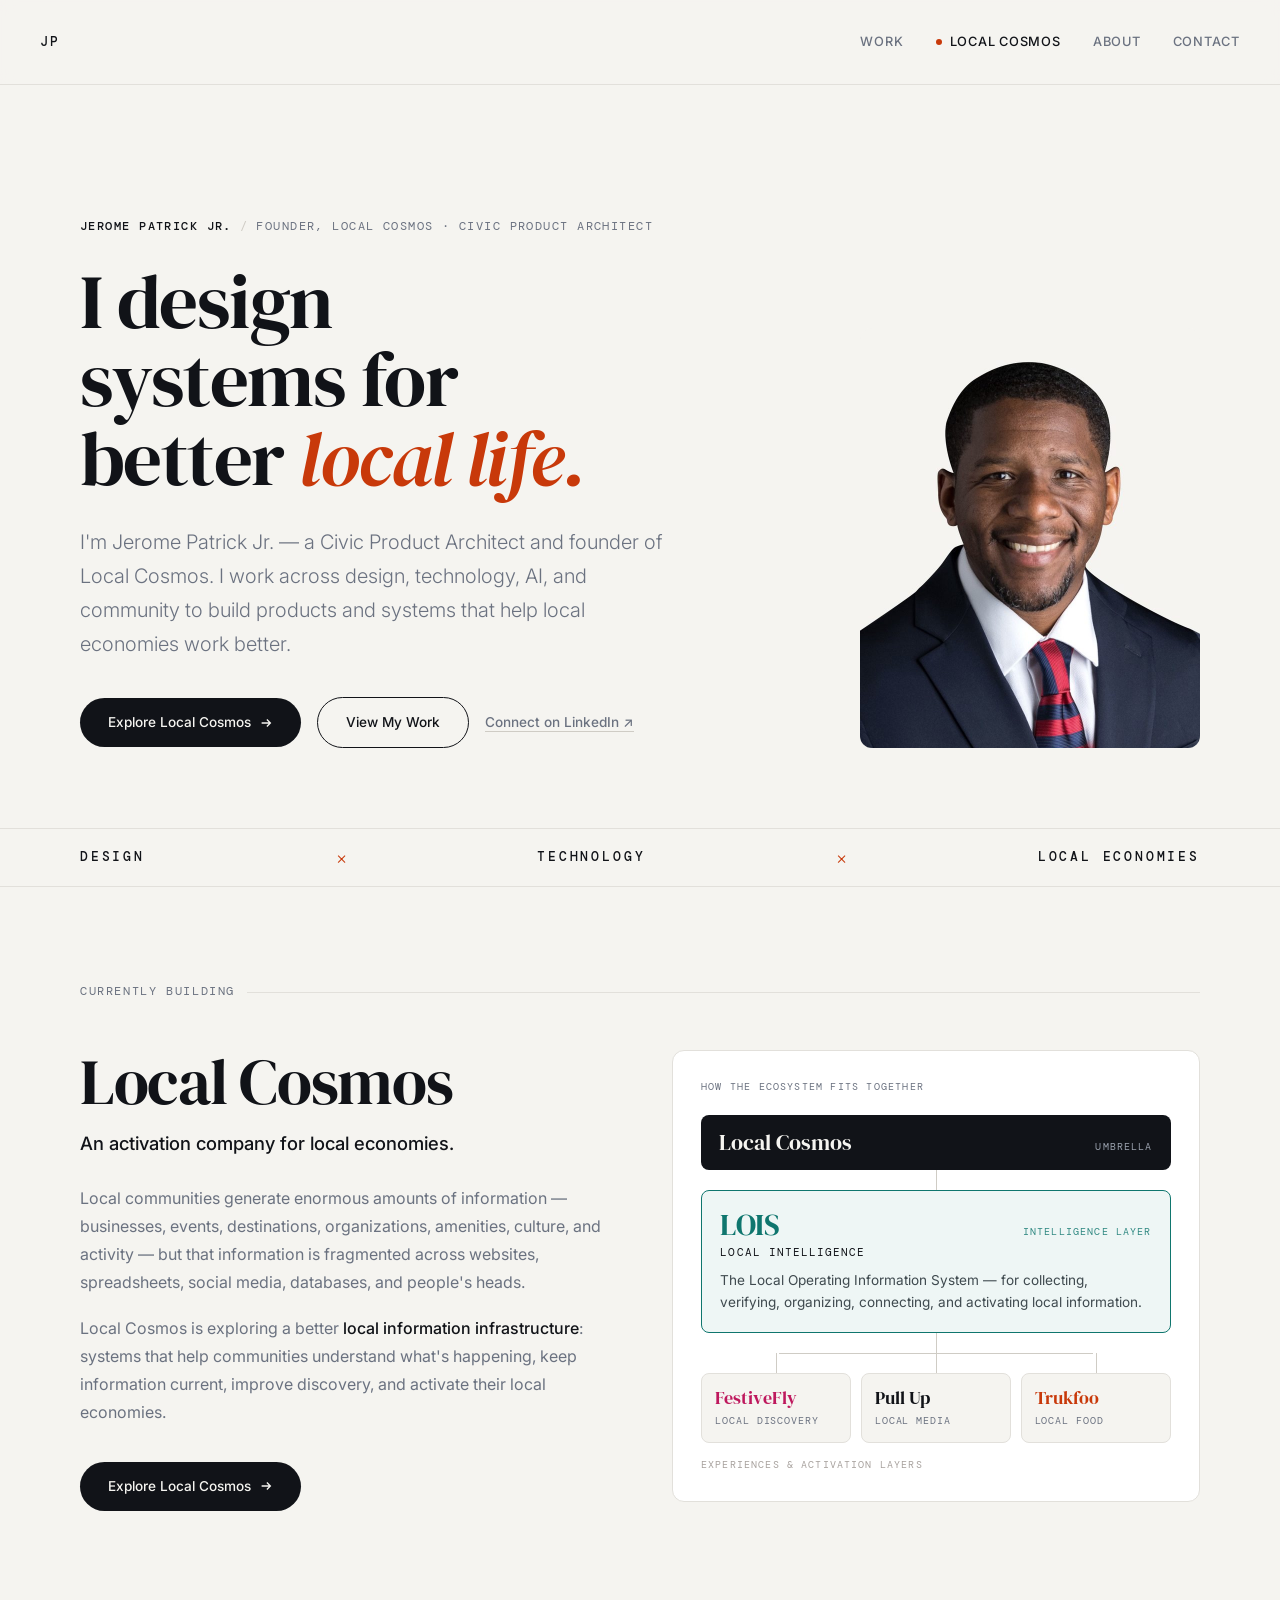
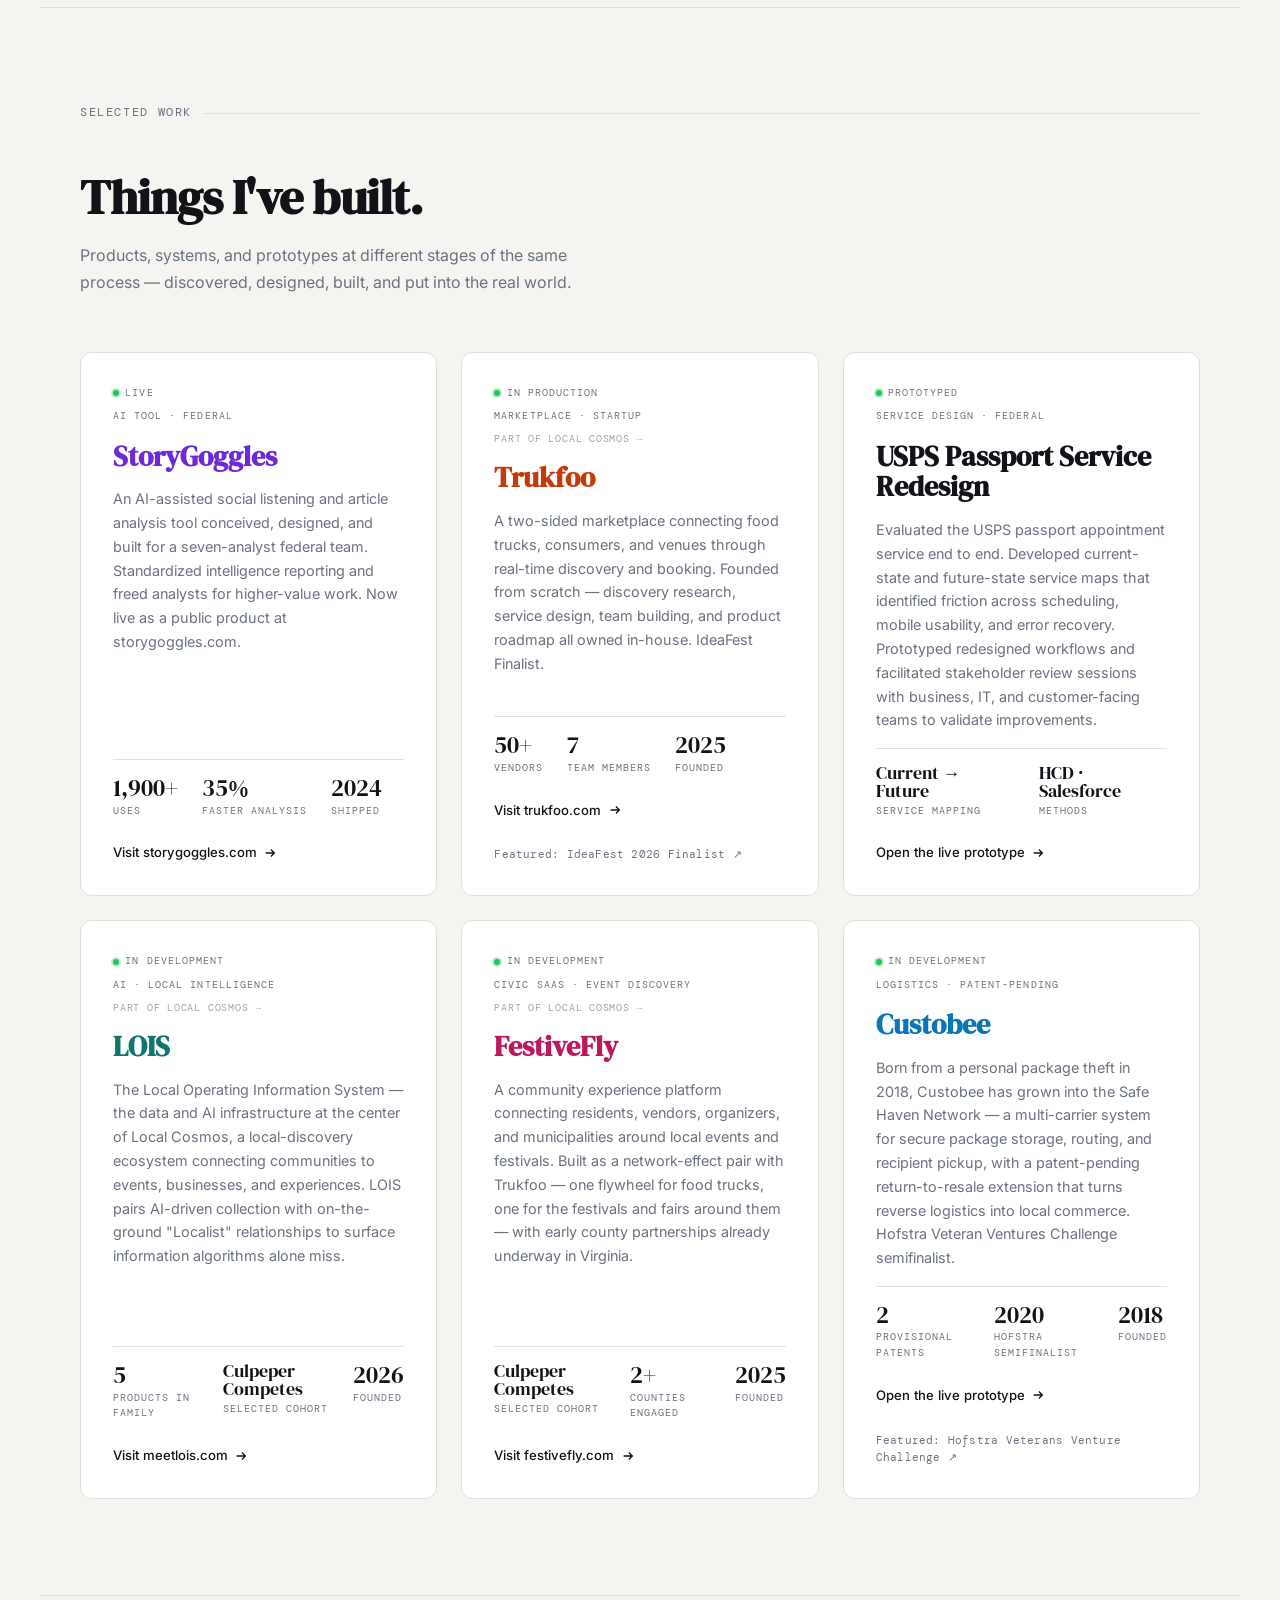
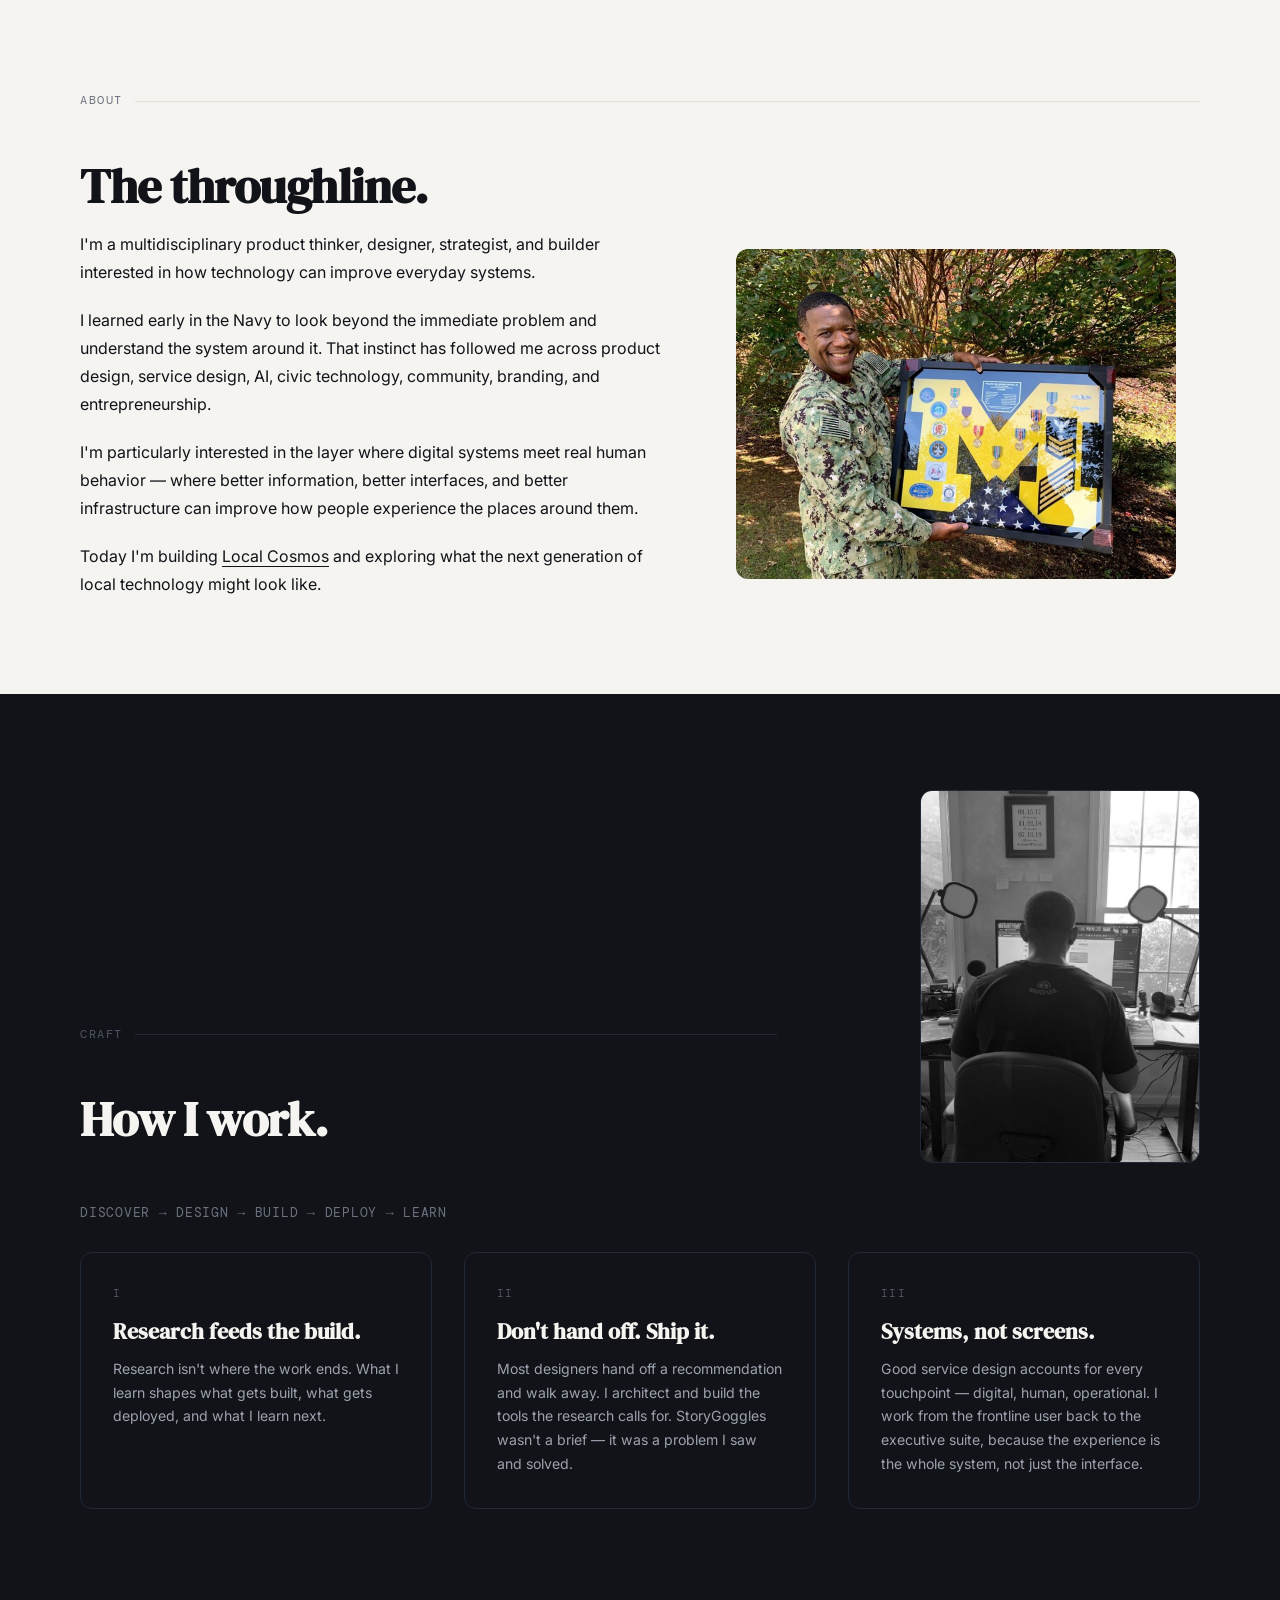
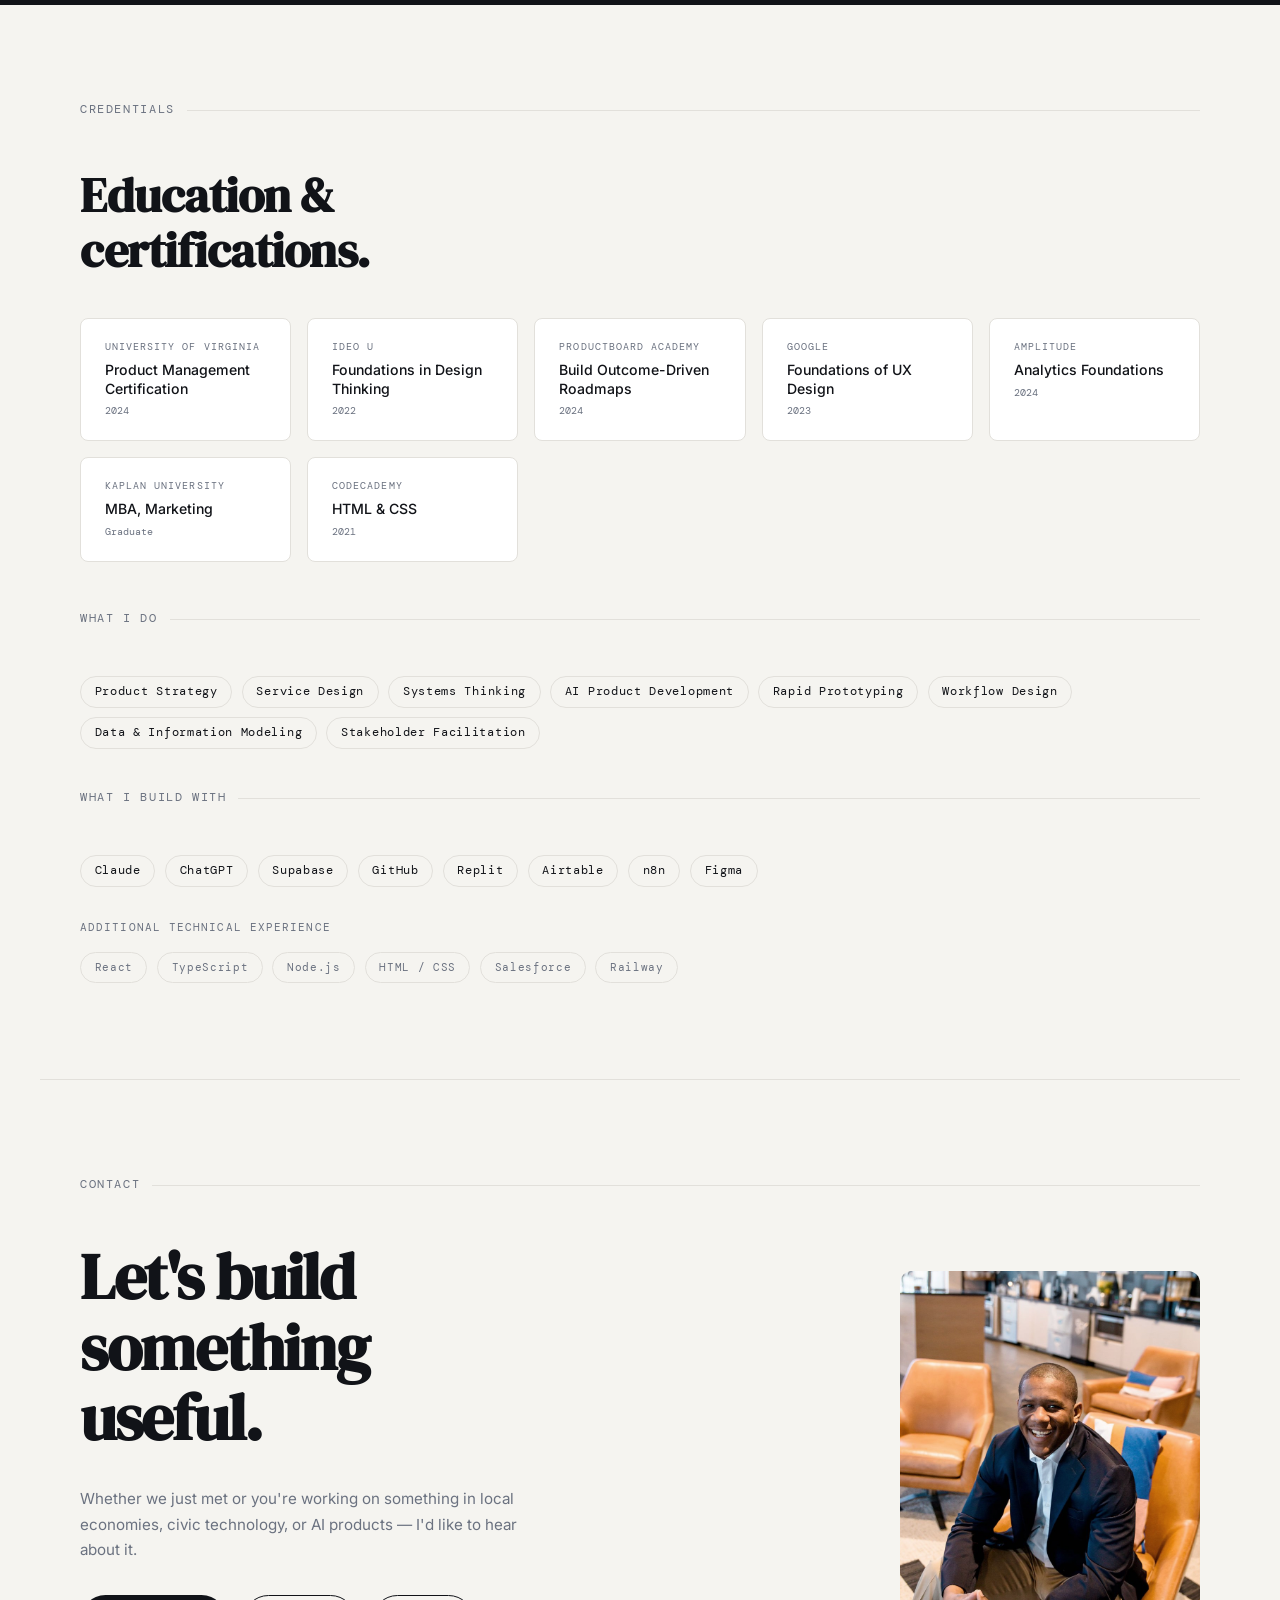
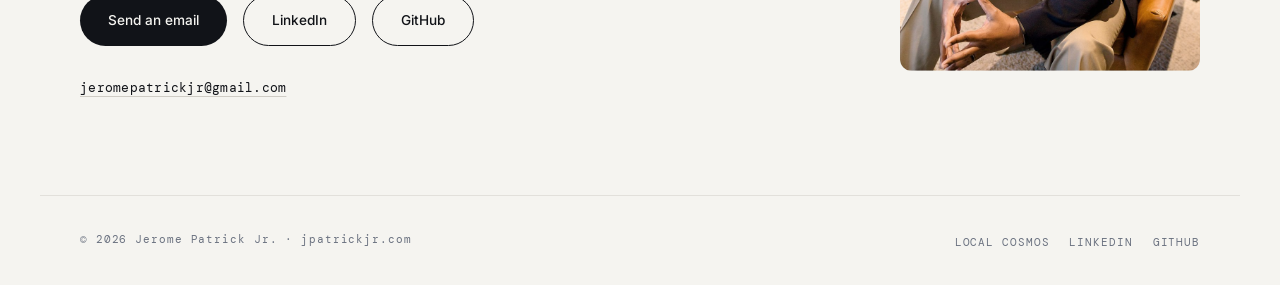
<file: index.html>
<!DOCTYPE html>
<html lang="en">
<head>
  <meta charset="UTF-8" />
  <meta name="viewport" content="width=device-width, initial-scale=1.0" />
  <title>Jerome Patrick Jr. — Civic Product Architect &amp; Founder of Local Cosmos</title>
  <meta name="description" content="Jerome Patrick Jr. is a Civic Product Architect working across design, technology, AI, and local economies. Founder of Local Cosmos." />
  <link rel="canonical" href="https://jpatrickjr.com/" />
  <meta name="theme-color" content="#F5F4F0" />
  <meta property="og:type" content="website" />
  <meta property="og:site_name" content="Jerome Patrick Jr." />
  <meta property="og:url" content="https://jpatrickjr.com/" />
  <meta property="og:title" content="Jerome Patrick Jr. — Civic Product Architect &amp; Founder of Local Cosmos" />
  <meta property="og:description" content="Jerome Patrick Jr. is a Civic Product Architect working across design, technology, AI, and local economies. Founder of Local Cosmos." />
  <meta property="og:image" content="https://jpatrickjr.com/Assets/og-home.jpg" />
  <meta property="og:image:width" content="1200" />
  <meta property="og:image:height" content="630" />
  <meta property="og:image:alt" content="Jerome Patrick Jr. — Design × Technology × Local Economies" />
  <meta name="twitter:card" content="summary_large_image" />
  <meta name="twitter:title" content="Jerome Patrick Jr. — Civic Product Architect &amp; Founder of Local Cosmos" />
  <meta name="twitter:description" content="Civic Product Architect working across design, technology, AI, and local economies. Founder of Local Cosmos." />
  <meta name="twitter:image" content="https://jpatrickjr.com/Assets/og-home.jpg" />
  <link rel="preconnect" href="https://fonts.googleapis.com" />
  <link rel="preconnect" href="https://fonts.gstatic.com" crossorigin />
  <link href="https://fonts.googleapis.com/css2?family=DM+Serif+Display:ital@0;1&family=Inter:wght@300;400;500;600&family=DM+Mono:wght@400;500&display=swap" rel="stylesheet" />
  <link rel="preload" as="image" href="Assets/jp-hero.jpg" />
  <link rel="stylesheet" href="styles.css" />
</head>
<body>

  <a class="skip-link" href="#main">Skip to content</a>

  <!-- NAV -->
  <nav aria-label="Primary">
    <a class="nav-mark" href="./">JP</a>
    <div class="nav-right">
      <a class="nav-lc-mobile" href="local-cosmos/">Local Cosmos</a>
      <button class="nav-toggle" type="button" aria-expanded="false" aria-controls="nav-links">Menu</button>
      <ul class="nav-links" id="nav-links">
        <li><a href="#work">Work</a></li>
        <li><a href="local-cosmos/" class="nav-lc">Local Cosmos</a></li>
        <li><a href="#about">About</a></li>
        <li><a href="#contact">Contact</a></li>
      </ul>
    </div>
  </nav>

  <main id="main">

  <!-- HERO -->
  <div style="max-width:1200px;margin:0 auto;">
    <header class="hero">
      <div class="hero-content">
        <img class="hero-avatar" src="Assets/jp-hero.jpg" alt="" width="72" height="72" />
        <p class="hero-identity">
          <strong>Jerome Patrick Jr.</strong><span class="sep">/</span><span class="id-role">Founder, Local Cosmos</span><span class="id-dot"> · </span><span class="id-role">Civic Product Architect</span>
        </p>
        <h1 class="hero-headline">I design systems for better <em>local life.</em></h1>
        <p class="hero-thesis v2">
          I'm Jerome Patrick Jr. — a Civic Product Architect and founder of Local Cosmos.
          I work across design, technology, AI, and community to build products and systems
          that help local economies work better.
        </p>
        <div class="hero-cta">
          <a href="local-cosmos/" class="btn-primary">
            Explore Local Cosmos
            <svg viewBox="0 0 16 16" fill="none" stroke="currentColor" stroke-width="1.5" aria-hidden="true"><path d="M3 8h10M9 4l4 4-4 4"/></svg>
          </a>
          <a href="#work" class="btn-secondary">View My Work</a>
          <a href="https://linkedin.com/in/jeromepatrickjr" target="_blank" rel="noopener" class="text-link">Connect on LinkedIn ↗</a>
        </div>
      </div>
      <div class="hero-photo-wrap">
        <img
          class="hero-photo"
          src="Assets/jp-hero.jpg"
          alt="Portrait of Jerome Patrick Jr."
          width="340" height="420"
          fetchpriority="high"
        />
      </div>
    </header>
  </div>

  <!-- SIGNAL -->
  <div class="signal" role="note" aria-label="Design, Technology, Local Economies">
    <p class="signal-inner" aria-hidden="true">
      <span>Design</span><span class="signal-x">×</span><span>Technology</span><span class="signal-x">×</span><span>Local Economies</span>
    </p>
  </div>

  <!-- CURRENTLY BUILDING -->
  <section id="building" aria-labelledby="building-title">
    <p class="section-label">Currently Building</p>
    <div class="building-grid">
      <div>
        <h2 class="building-name" id="building-title">Local Cosmos</h2>
        <p class="building-descriptor">An activation company for local economies.</p>
        <div class="building-body">
          <p>
            Local communities generate enormous amounts of information — businesses, events,
            destinations, organizations, amenities, culture, and activity — but that information
            is fragmented across websites, spreadsheets, social media, databases, and people's heads.
          </p>
          <p>
            Local Cosmos is exploring a better <strong>local information infrastructure</strong>:
            systems that help communities understand what's happening, keep information current,
            improve discovery, and activate their local economies.
          </p>
        </div>
        <a href="local-cosmos/" class="btn-primary">
          Explore Local Cosmos
          <svg viewBox="0 0 16 16" fill="none" stroke="currentColor" stroke-width="1.5" aria-hidden="true"><path d="M3 8h10M9 4l4 4-4 4"/></svg>
        </a>
      </div>

      <figure class="eco">
        <figcaption class="eco-caption">How the ecosystem fits together</figcaption>
        <div class="eco-umbrella">
          <span class="eco-umbrella-name">Local Cosmos</span>
          <span class="eco-tier-label">Umbrella</span>
        </div>
        <div class="eco-link" aria-hidden="true"></div>
        <div class="eco-core">
          <div class="eco-core-top">
            <span class="eco-core-name">LOIS</span>
            <span class="eco-tier-label">Intelligence layer</span>
          </div>
          <p class="eco-core-role">Local intelligence</p>
          <p class="eco-core-desc">The Local Operating Information System — for collecting, verifying, organizing, connecting, and activating local information.</p>
        </div>
        <div class="eco-link" aria-hidden="true"></div>
        <div class="eco-branches">
          <a class="eco-leaf" href="https://festivefly.com" target="_blank" rel="noopener"><p class="eco-leaf-name coral">FestiveFly</p><p class="eco-leaf-role">Local discovery</p></a>
          <a class="eco-leaf" href="https://pullupguide.com" target="_blank" rel="noopener"><p class="eco-leaf-name">Pull Up</p><p class="eco-leaf-role">Local media</p></a>
          <a class="eco-leaf" href="https://www.trukfoo.com" target="_blank" rel="noopener"><p class="eco-leaf-name rust">Trukfoo</p><p class="eco-leaf-role">Local food</p></a>
        </div>
        <div class="eco-foot"><span class="eco-tier-label">Experiences &amp; activation layers</span></div>
      </figure>
    </div>
  </section>

  <hr class="full-rule" />

  <!-- WORK -->
  <section id="work">
    <p class="section-label">Selected Work</p>
    <h2 class="section-heading">Things I've built.</h2>
    <p class="work-intro">
      Products, systems, and prototypes at different stages of the same process —
      discovered, designed, built, and put into the real world.
    </p>

    <div class="projects-grid">

      <!-- StoryGoggles -->
      <div class="project-card">
        <div class="card-top">
          <span class="card-status"><span class="status-dot"></span> Live</span>
          <span class="card-type">AI Tool · Federal</span>
        </div>
        <h3 class="card-name grape">StoryGoggles</h3>
        <p class="card-desc">
          An AI-assisted social listening and article analysis tool conceived, designed,
          and built for a seven-analyst federal team. Standardized intelligence reporting
          and freed analysts for higher-value work. Now live as a public product at storygoggles.com.
        </p>
        <div class="card-stats">
          <div class="stat">
            <span class="stat-number">1,900+</span>
            <span class="stat-label">Uses</span>
          </div>
          <div class="stat">
            <span class="stat-number">35%</span>
            <span class="stat-label">Faster analysis</span>
          </div>
          <div class="stat">
            <span class="stat-number">2024</span>
            <span class="stat-label">Shipped</span>
          </div>
        </div>
        <a href="https://story-goggles--jeromepatrickjr.replit.app/" target="_blank" rel="noopener" class="card-link">
          Visit storygoggles.com
          <svg viewBox="0 0 16 16" fill="none" stroke="currentColor" stroke-width="1.5">
            <path d="M3 8h10M9 4l4 4-4 4"/>
          </svg>
        </a>
      </div>

      <!-- Trukfoo -->
      <div class="project-card">
        <div class="card-top">
          <span class="card-status"><span class="status-dot"></span> In Production</span>
          <span class="card-type">Marketplace · Startup</span>
          <a href="local-cosmos/" class="local-cosmos-tag">Part of Local Cosmos →</a>
        </div>
        <h3 class="card-name rust">Trukfoo</h3>
        <p class="card-desc">
          A two-sided marketplace connecting food trucks, consumers, and venues through
          real-time discovery and booking. Founded from scratch — discovery research,
          service design, team building, and product roadmap all owned in-house.
          IdeaFest Finalist.
        </p>
        <div class="card-stats">
          <div class="stat">
            <span class="stat-number">50+</span>
            <span class="stat-label">Vendors</span>
          </div>
          <div class="stat">
            <span class="stat-number">7</span>
            <span class="stat-label">Team members</span>
          </div>
          <div class="stat">
            <span class="stat-number">2025</span>
            <span class="stat-label">Founded</span>
          </div>
        </div>
        <a href="https://www.trukfoo.com" target="_blank" rel="noopener" class="card-link">
          Visit trukfoo.com
          <svg viewBox="0 0 16 16" fill="none" stroke="currentColor" stroke-width="1.5">
            <path d="M3 8h10M9 4l4 4-4 4"/>
          </svg>
        </a>
        <a href="https://www.thelaunchplace.org/ideafest" target="_blank" rel="noopener" class="card-source-link">
          Featured: IdeaFest 2026 Finalist ↗
        </a>
      </div>

      <!-- USPS Passport -->
      <div class="project-card">
        <div class="card-top">
          <span class="card-status"><span class="status-dot"></span> Prototyped</span>
          <span class="card-type">Service Design · Federal</span>
        </div>
        <h3 class="card-name">USPS Passport Service Redesign</h3>
        <p class="card-desc">
          Evaluated the USPS passport appointment service end to end. Developed current-state
          and future-state service maps that identified friction across scheduling, mobile usability,
          and error recovery. Prototyped redesigned workflows and facilitated stakeholder review
          sessions with business, IT, and customer-facing teams to validate improvements.
        </p>
        <div class="card-stats">
          <div class="stat">
            <span class="stat-number" style="font-size:1.1rem;">Current → Future</span>
            <span class="stat-label">Service Mapping</span>
          </div>
          <div class="stat">
            <span class="stat-number" style="font-size:1.1rem;">HCD · Salesforce</span>
            <span class="stat-label">Methods</span>
          </div>
        </div>
        <a href="https://chat-check-78201000.figma.site" target="_blank" rel="noopener" class="card-link">
          Open the live prototype
          <svg viewBox="0 0 16 16" fill="none" stroke="currentColor" stroke-width="1.5">
            <path d="M3 8h10M9 4l4 4-4 4"/>
          </svg>
        </a>
      </div>

<!-- LOIS -->
      <div class="project-card">
        <div class="card-top">
          <span class="card-status"><span class="status-dot"></span> In Development</span>
          <span class="card-type">AI · Local Intelligence</span>
          <a href="local-cosmos/" class="local-cosmos-tag">Part of Local Cosmos →</a>
        </div>
        <h3 class="card-name teal">LOIS</h3>
        <p class="card-desc">
          The Local Operating Information System — the data and AI infrastructure at the
          center of Local Cosmos, a local-discovery ecosystem connecting communities to
          events, businesses, and experiences. LOIS pairs AI-driven collection with
          on-the-ground "Localist" relationships to surface information algorithms alone miss.
        </p>
        <div class="card-stats">
          <div class="stat">
            <span class="stat-number">5</span>
            <span class="stat-label">Products in family</span>
          </div>
          <div class="stat">
            <span class="stat-number" style="font-size:1.1rem;">Culpeper Competes</span>
            <span class="stat-label">Selected Cohort</span>
          </div>
          <div class="stat">
            <span class="stat-number">2026</span>
            <span class="stat-label">Founded</span>
          </div>
        </div>
        <a href="https://meetlois.com" target="_blank" rel="noopener" class="card-link">
          Visit meetlois.com
          <svg viewBox="0 0 16 16" fill="none" stroke="currentColor" stroke-width="1.5">
            <path d="M3 8h10M9 4l4 4-4 4"/>
          </svg>
        </a>
      </div>

      <!-- FestiveFly -->
      <div class="project-card">
        <div class="card-top">
          <span class="card-status"><span class="status-dot"></span> In Development</span>
          <span class="card-type">Civic SaaS · Event Discovery</span>
          <a href="local-cosmos/" class="local-cosmos-tag">Part of Local Cosmos →</a>
        </div>
        <h3 class="card-name coral">FestiveFly</h3>
        <p class="card-desc">
          A community experience platform connecting residents, vendors, organizers, and
          municipalities around local events and festivals. Built as a network-effect pair
          with Trukfoo — one flywheel for food trucks, one for the festivals and fairs
          around them — with early county partnerships already underway in Virginia.
        </p>
        <div class="card-stats">
          <div class="stat">
            <span class="stat-number" style="font-size:1.1rem;">Culpeper Competes</span>
            <span class="stat-label">Selected Cohort</span>
          </div>
          <div class="stat">
            <span class="stat-number">2+</span>
            <span class="stat-label">Counties engaged</span>
          </div>
          <div class="stat">
            <span class="stat-number">2025</span>
            <span class="stat-label">Founded</span>
          </div>
        </div>
        <a href="https://festivefly.com" target="_blank" rel="noopener" class="card-link">
          Visit festivefly.com
          <svg viewBox="0 0 16 16" fill="none" stroke="currentColor" stroke-width="1.5">
            <path d="M3 8h10M9 4l4 4-4 4"/>
          </svg>
        </a>
      </div>

      <!-- Custobee -->
      <div class="project-card">
        <div class="card-top">
          <span class="card-status"><span class="status-dot"></span> In Development</span>
          <span class="card-type">Logistics · Patent-Pending</span>
        </div>
        <h3 class="card-name amber">Custobee</h3>
        <p class="card-desc">
          Born from a personal package theft in 2018, Custobee has grown into the Safe Haven
          Network — a multi-carrier system for secure package storage, routing, and recipient
          pickup, with a patent-pending return-to-resale extension that turns reverse
          logistics into local commerce. Hofstra Veteran Ventures Challenge semifinalist.
        </p>
        <div class="card-stats">
          <div class="stat">
            <span class="stat-number">2</span>
            <span class="stat-label">Provisional patents</span>
          </div>
          <div class="stat">
            <span class="stat-number">2020</span>
            <span class="stat-label">Hofstra semifinalist</span>
          </div>
          <div class="stat">
            <span class="stat-number">2018</span>
            <span class="stat-label">Founded</span>
          </div>
        </div>
        <a href="https://www.figma.com/proto/EGLJyu5QvZWKGARqYnJpxQ/CustoBee?node-id=277-3310&starting-point-node-id=277%3A3310" target="_blank" rel="noopener" class="card-link">
          Open the live prototype
          <svg viewBox="0 0 16 16" fill="none" stroke="currentColor" stroke-width="1.5">
            <path d="M3 8h10M9 4l4 4-4 4"/>
          </svg>
        </a>
        <a href="https://www.hofstra.edu/entrepreneurship/veterans-venture-challenge.html" target="_blank" rel="noopener" class="card-source-link">
          Featured: Hofstra Veterans Venture Challenge ↗
        </a>
      </div>

      
    </div>
  </section>

  <hr class="full-rule" />

  <!-- ABOUT -->
  <section id="about">
    <p class="section-label">About</p>
    <h2 class="section-heading">The throughline.</h2>
    <div class="about-grid">
      <div class="about-body">
        <p>
          I'm a multidisciplinary product thinker, designer, strategist, and builder
          interested in how technology can improve everyday systems.
        </p>
        <p>
          I learned early in the Navy to look beyond the immediate problem and understand
          the system around it. That instinct has followed me across product design,
          service design, AI, civic technology, community, branding, and entrepreneurship.
        </p>
        <p>
          I'm particularly interested in the layer where digital systems meet real human
          behavior — where better information, better interfaces, and better infrastructure
          can improve how people experience the places around them.
        </p>
        <p>
          Today I'm building <a href="local-cosmos/" style="color:inherit;text-underline-offset:4px;">Local Cosmos</a>
          and exploring what the next generation of local technology might look like.
        </p>
      </div>
      <div class="about-photo-wrap">
        <img src="Assets/jp-navy.jpg" alt="Jerome Patrick holding his Navy retirement shadow box, 22 years of service" class="about-photo" width="880" height="660" loading="lazy" decoding="async" />
      </div>
    </div>
  </section>

  <!-- CRAFT -->
  <div class="craft-bg" id="craft">
    <div class="craft-inner">
      <div class="craft-header">
        <div class="craft-header-text">
          <p class="section-label">Craft</p>
          <h2 class="section-heading">How I work.</h2>
        </div>
        <div class="craft-photo-wrap">
          <img src="Assets/jp-at-work.jpg" alt="Jerome Patrick at his desk, working" class="craft-photo" width="732" height="958" loading="lazy" decoding="async" />
        </div>
      </div>

      <p class="operating-loop">Discover → Design → Build → Deploy → Learn</p>

      <div class="principles">

        <div class="principle">
          <p class="principle-num">I</p>
          <h3 class="principle-title">Research feeds the build.</h3>
          <p class="principle-body">
            Research isn't where the work ends. What I learn shapes what gets built,
            what gets deployed, and what I learn next.
          </p>
        </div>

        <div class="principle">
          <p class="principle-num">II</p>
          <h3 class="principle-title">Don't hand off. Ship it.</h3>
          <p class="principle-body">
            Most designers hand off a recommendation and walk away.
            I architect and build the tools the research calls for.
            StoryGoggles wasn't a brief — it was a problem I saw and solved.
          </p>
        </div>

        <div class="principle">
          <p class="principle-num">III</p>
          <h3 class="principle-title">Systems, not screens.</h3>
          <p class="principle-body">
            Good service design accounts for every touchpoint — digital, human,
            operational. I work from the frontline user back to the executive suite,
            because the experience is the whole system, not just the interface.
          </p>
        </div>

      </div>
    </div>
  </div>

  <!-- CREDENTIALS -->
  <section id="credentials">
    <p class="section-label">Credentials</p>
    <h2 class="section-heading">Education &<br>certifications.</h2>

    <div class="creds-grid">
      <div class="cred-item">
        <p class="cred-issuer">University of Virginia</p>
        <p class="cred-name">Product Management Certification</p>
        <p class="cred-year">2024</p>
      </div>
      <div class="cred-item">
        <p class="cred-issuer">IDEO U</p>
        <p class="cred-name">Foundations in Design Thinking</p>
        <p class="cred-year">2022</p>
      </div>
      <div class="cred-item">
        <p class="cred-issuer">Productboard Academy</p>
        <p class="cred-name">Build Outcome-Driven Roadmaps</p>
        <p class="cred-year">2024</p>
      </div>
      <div class="cred-item">
        <p class="cred-issuer">Google</p>
        <p class="cred-name">Foundations of UX Design</p>
        <p class="cred-year">2023</p>
      </div>
      <div class="cred-item">
        <p class="cred-issuer">Amplitude</p>
        <p class="cred-name">Analytics Foundations</p>
        <p class="cred-year">2024</p>
      </div>
      <div class="cred-item">
        <p class="cred-issuer">Kaplan University</p>
        <p class="cred-name">MBA, Marketing</p>
        <p class="cred-year">Graduate</p>
      </div>
      <div class="cred-item">
        <p class="cred-issuer">Codecademy</p>
        <p class="cred-name">HTML & CSS</p>
        <p class="cred-year">2021</p>
      </div>
    </div>

    <div style="margin-top:3rem;">
      <p class="section-label">What I Do</p>
      <div class="tools-row">
        <span class="tool-tag">Product Strategy</span>
        <span class="tool-tag">Service Design</span>
        <span class="tool-tag">Systems Thinking</span>
        <span class="tool-tag">AI Product Development</span>
        <span class="tool-tag">Rapid Prototyping</span>
        <span class="tool-tag">Workflow Design</span>
        <span class="tool-tag">Data & Information Modeling</span>
        <span class="tool-tag">Stakeholder Facilitation</span>
      </div>
    </div>

    <div style="margin-top:2.5rem;">
      <p class="section-label">What I Build With</p>
      <div class="tools-row">
        <span class="tool-tag">Claude</span>
        <span class="tool-tag">ChatGPT</span>
        <span class="tool-tag">Supabase</span>
        <span class="tool-tag">GitHub</span>
        <span class="tool-tag">Replit</span>
        <span class="tool-tag">Airtable</span>
        <span class="tool-tag">n8n</span>
        <span class="tool-tag">Figma</span>
      </div>
    </div>

    <div style="margin-top:2rem;">
      <p class="subsection-label">Additional Technical Experience</p>
      <div class="tools-row" style="margin-top:1rem;">
        <span class="tool-tag tool-tag-secondary">React</span>
        <span class="tool-tag tool-tag-secondary">TypeScript</span>
        <span class="tool-tag tool-tag-secondary">Node.js</span>
        <span class="tool-tag tool-tag-secondary">HTML / CSS</span>
        <span class="tool-tag tool-tag-secondary">Salesforce</span>
        <span class="tool-tag tool-tag-secondary">Railway</span>
      </div>
    </div>
  </section>

  <hr class="full-rule" />

  <!-- CONTACT -->
  <section id="contact">
    <p class="section-label">Contact</p>
    <div class="contact-grid">
      <div class="contact-wrap">
        <h2 class="contact-heading">Let's build something useful.</h2>
        <p class="contact-sub">
          Whether we just met or you're working on something in local economies,
          civic technology, or AI products — I'd like to hear about it.
        </p>
        <div class="contact-links">
          <a href="mailto:jeromepatrickjr@gmail.com" class="btn-primary">Send an email</a>
          <a href="https://linkedin.com/in/jeromepatrickjr" target="_blank" rel="noopener" class="btn-secondary">LinkedIn</a>
          <a href="https://github.com/jpatrickjr" target="_blank" rel="noopener" class="btn-secondary">GitHub</a>
        </div>
        <p class="contact-email"><a href="mailto:jeromepatrickjr@gmail.com">jeromepatrickjr@gmail.com</a></p>
      </div>
      <div class="contact-photo-wrap">
        <img src="Assets/jp-contact.jpg" alt="Jerome Patrick smiling" class="contact-photo" width="856" height="1137" loading="lazy" decoding="async" />
      </div>
    </div>
  </section>

  </main>

  <!-- FOOTER -->
  <footer>
    <p class="footer-copy">© 2026 Jerome Patrick Jr. · jpatrickjr.com</p>
    <ul class="footer-links">
      <li><a href="local-cosmos/">Local Cosmos</a></li>
      <li><a href="https://linkedin.com/in/jeromepatrickjr" target="_blank" rel="noopener">LinkedIn</a></li>
      <li><a href="https://github.com/jpatrickjr" target="_blank" rel="noopener">GitHub</a></li>
    </ul>
  </footer>

  <script>
    (function () {
      var btn = document.querySelector('.nav-toggle');
      var list = document.getElementById('nav-links');
      if (!btn || !list) return;
      function setOpen(open) {
        list.classList.toggle('open', open);
        btn.setAttribute('aria-expanded', open ? 'true' : 'false');
        btn.textContent = open ? 'Close' : 'Menu';
      }
      btn.addEventListener('click', function () { setOpen(!list.classList.contains('open')); });
      list.addEventListener('click', function (e) { if (e.target.closest('a')) setOpen(false); });
      document.addEventListener('keydown', function (e) { if (e.key === 'Escape') setOpen(false); });
    })();
  </script>
</body>
</html>
</file>
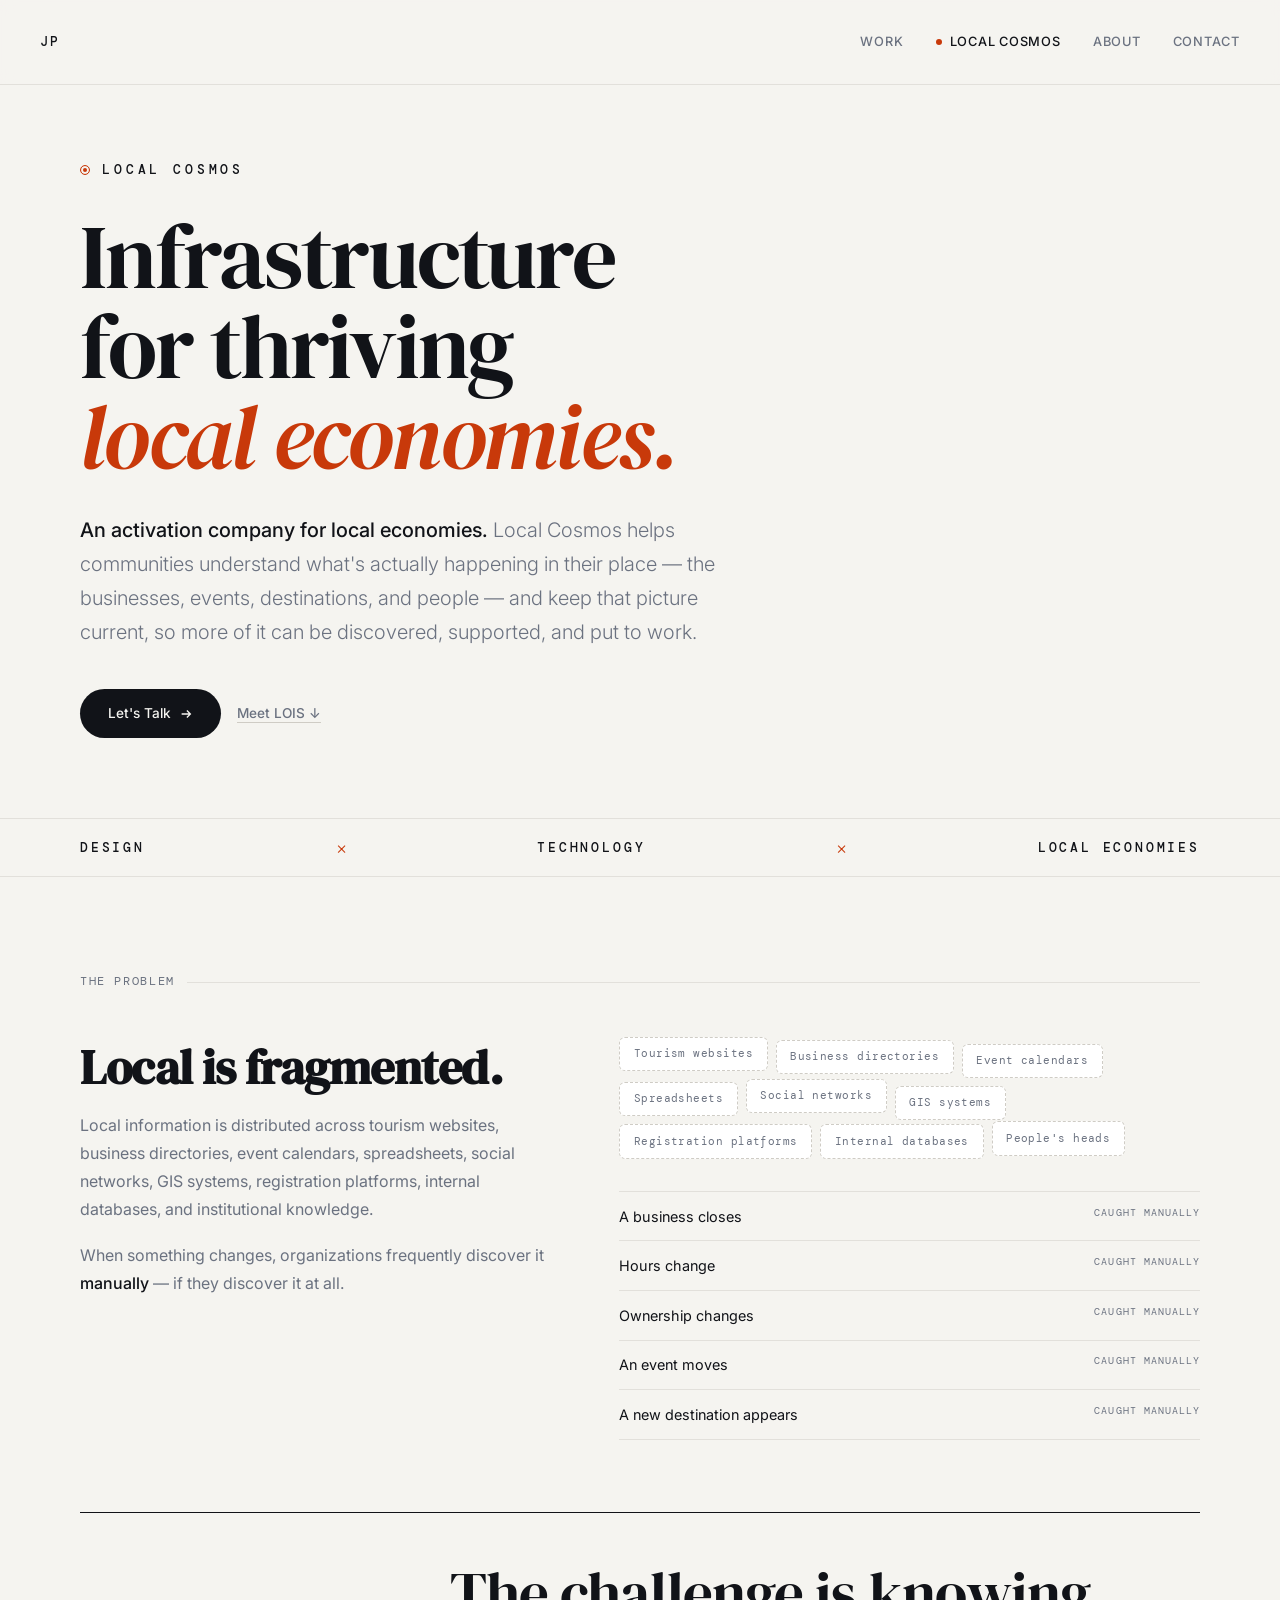
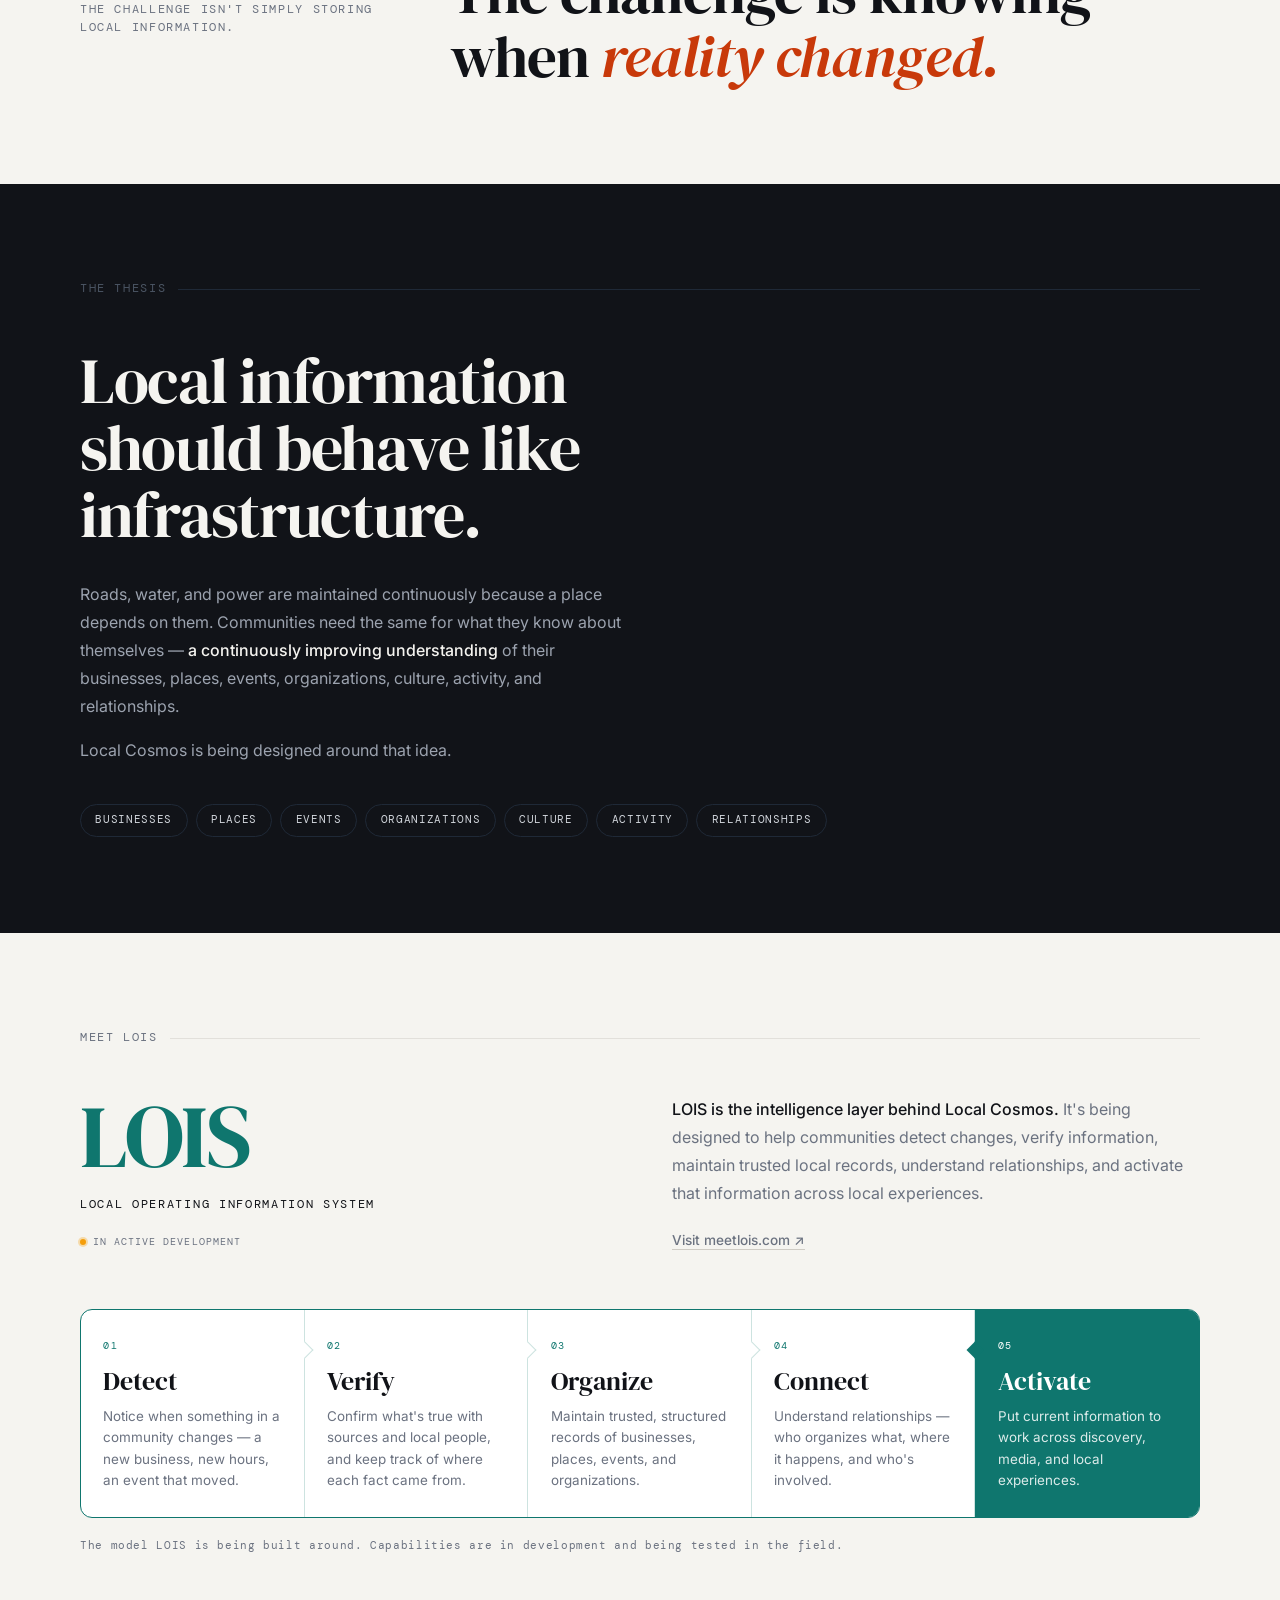
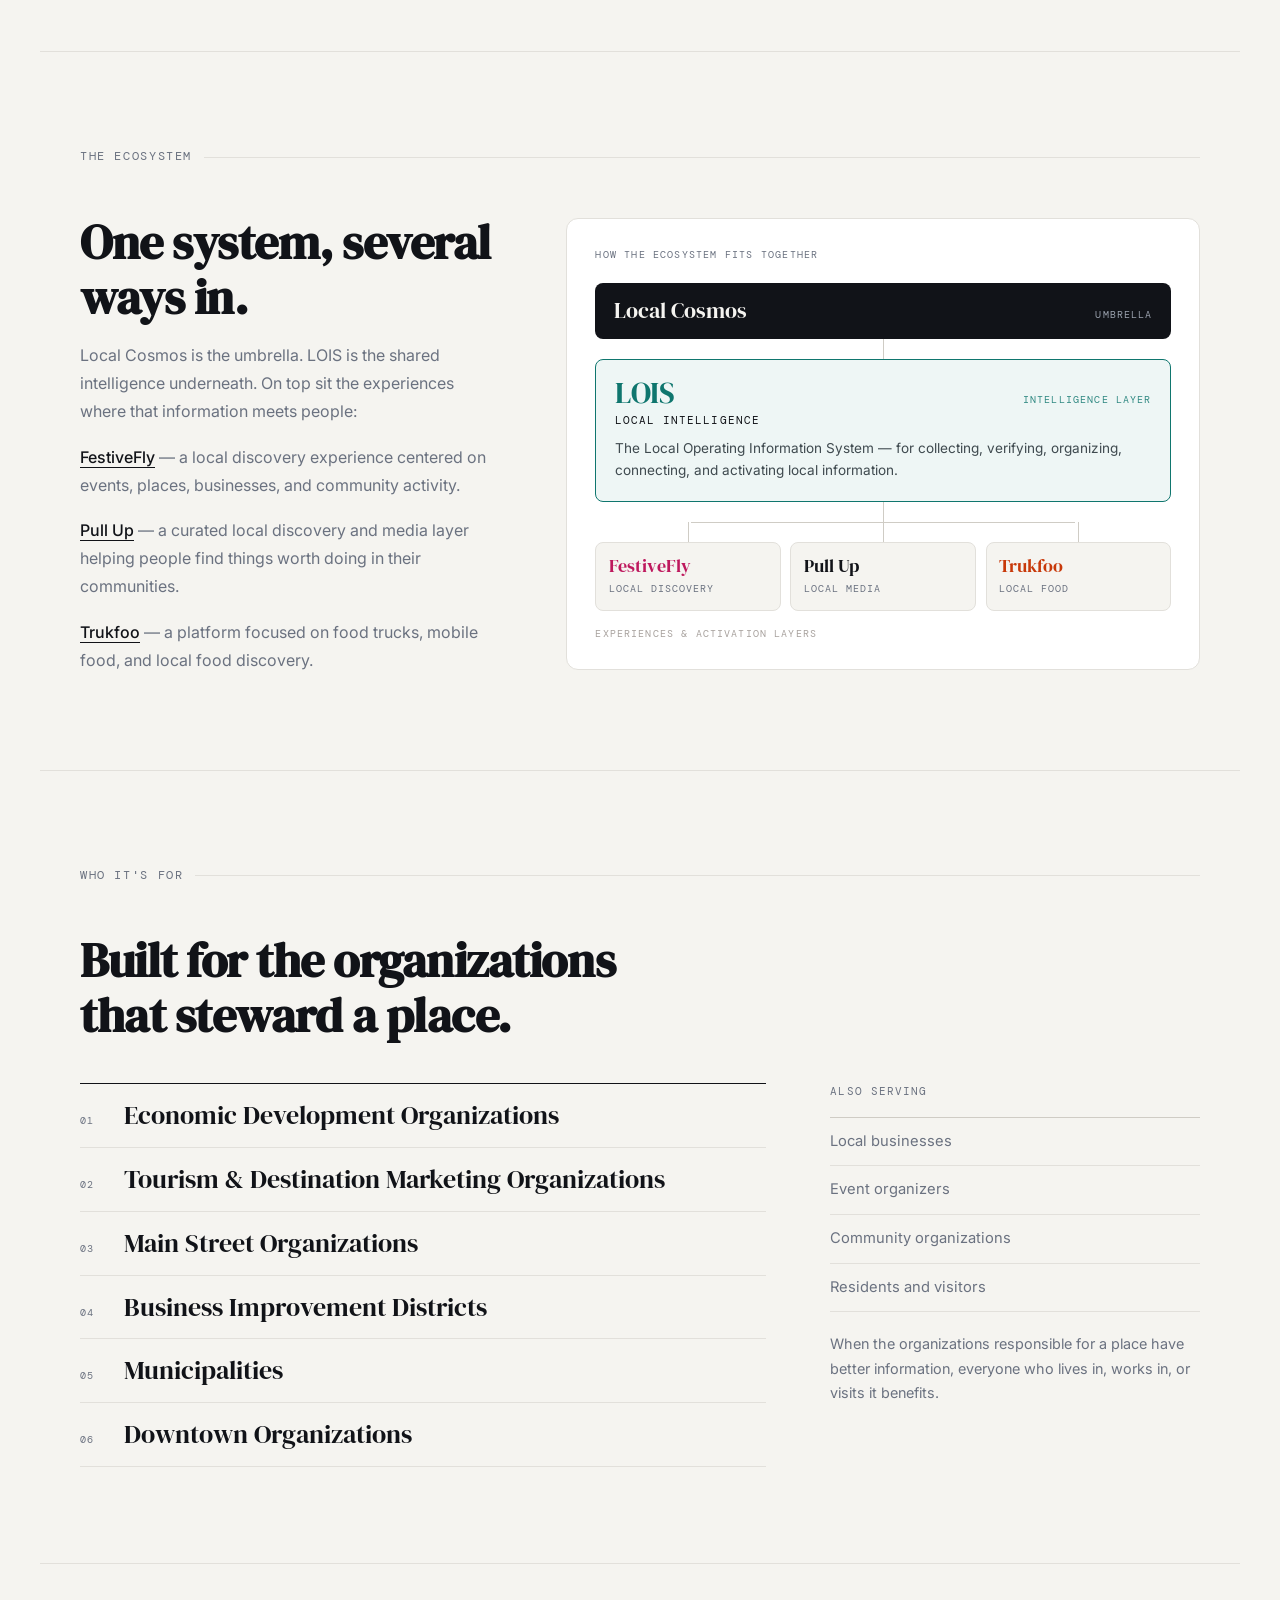
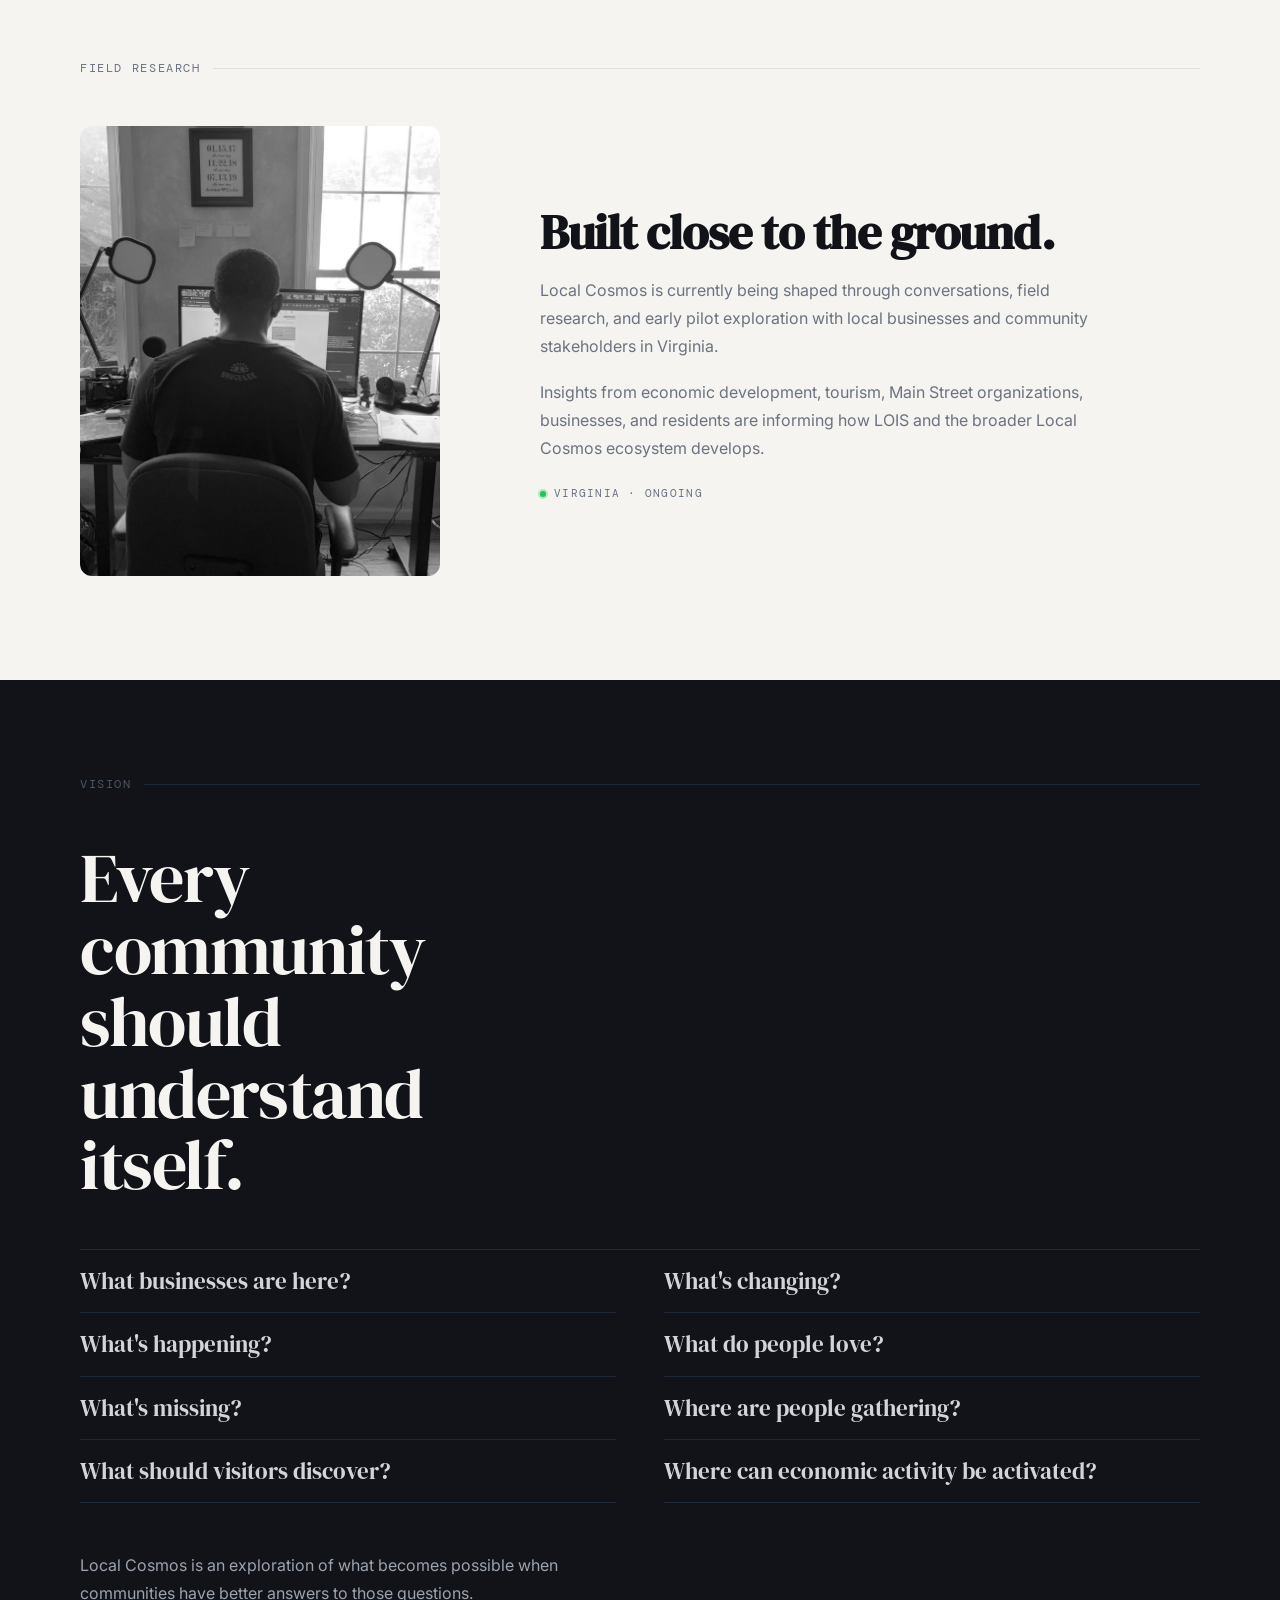
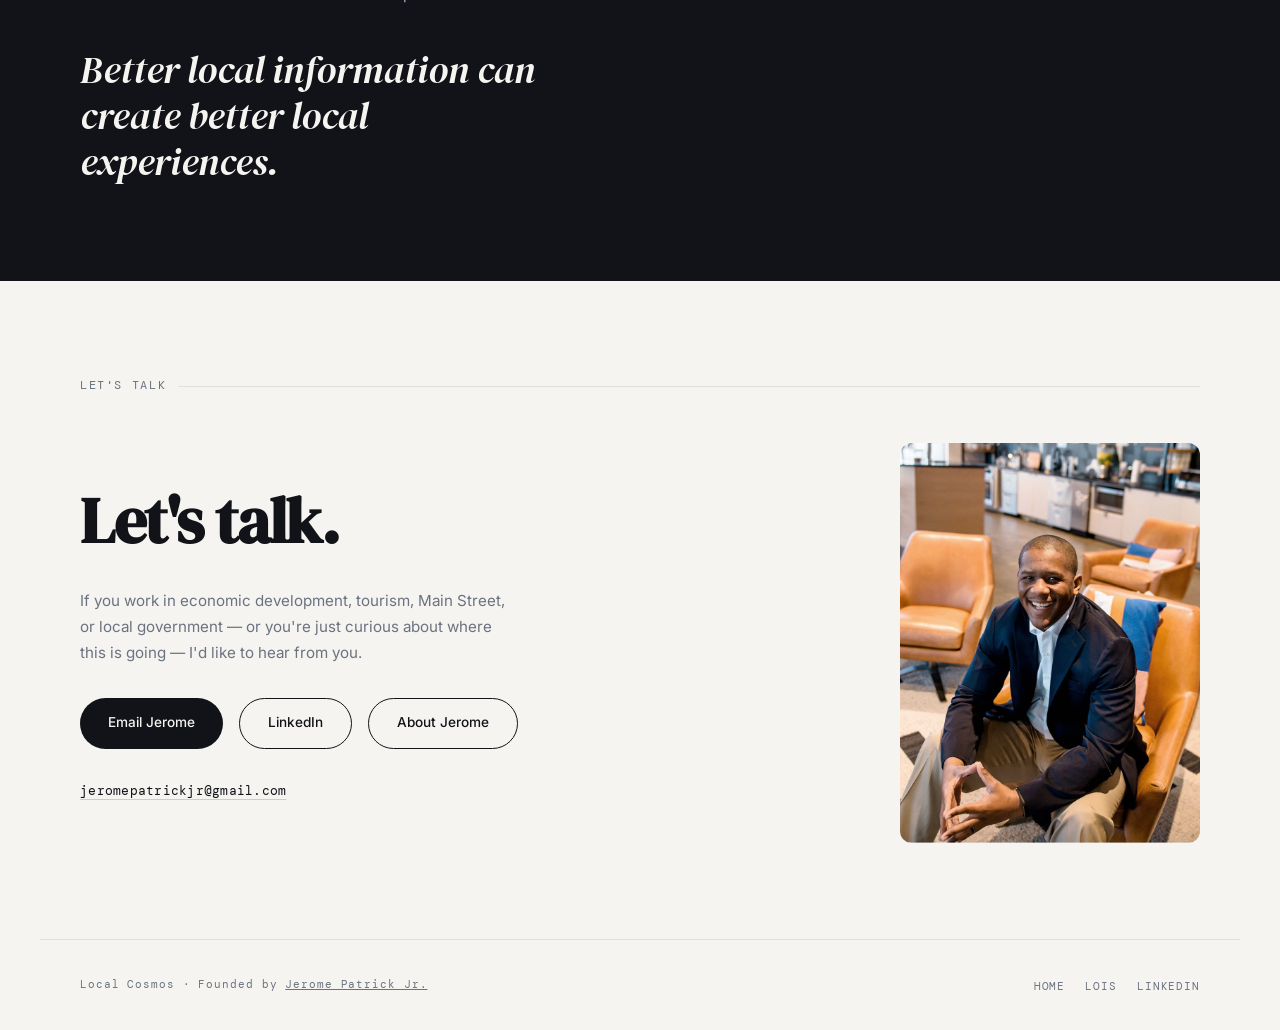
<file: local-cosmos/index.html>
<!DOCTYPE html>
<html lang="en">
<head>
  <meta charset="UTF-8" />
  <meta name="viewport" content="width=device-width, initial-scale=1.0" />
  <title>Local Cosmos — Infrastructure for Thriving Local Economies</title>
  <meta name="description" content="Local Cosmos is an activation company for local economies, founded by Jerome Patrick Jr. — exploring local information infrastructure that helps communities understand what's happening, keep information current, and activate their local economies." />
  <link rel="canonical" href="https://jpatrickjr.github.io/local-cosmos/" />
  <meta name="theme-color" content="#F5F4F0" />
  <meta property="og:type" content="website" />
  <meta property="og:site_name" content="Jerome Patrick Jr." />
  <meta property="og:url" content="https://jpatrickjr.github.io/local-cosmos/" />
  <meta property="og:title" content="Local Cosmos — Infrastructure for Thriving Local Economies" />
  <meta property="og:description" content="An activation company for local economies. Local Cosmos is exploring local information infrastructure — and LOIS, the intelligence layer behind it." />
  <meta property="og:image" content="https://jpatrickjr.github.io/Assets/og-local-cosmos.jpg" />
  <meta property="og:image:width" content="1200" />
  <meta property="og:image:height" content="630" />
  <meta property="og:image:alt" content="Local Cosmos — Infrastructure for thriving local economies" />
  <meta name="twitter:card" content="summary_large_image" />
  <meta name="twitter:title" content="Local Cosmos — Infrastructure for Thriving Local Economies" />
  <meta name="twitter:description" content="An activation company for local economies, founded by Jerome Patrick Jr." />
  <meta name="twitter:image" content="https://jpatrickjr.github.io/Assets/og-local-cosmos.jpg" />
  <link rel="preconnect" href="https://fonts.googleapis.com" />
  <link rel="preconnect" href="https://fonts.gstatic.com" crossorigin />
  <link href="https://fonts.googleapis.com/css2?family=DM+Serif+Display:ital@0;1&family=Inter:wght@300;400;500;600&family=DM+Mono:wght@400;500&display=swap" rel="stylesheet" />
  <link rel="stylesheet" href="../styles.css" />
</head>
<body>

  <a class="skip-link" href="#main">Skip to content</a>

  <!-- NAV -->
  <nav aria-label="Primary">
    <a class="nav-mark" href="../">JP</a>
    <div class="nav-right">
      <button class="nav-toggle" type="button" aria-expanded="false" aria-controls="nav-links">Menu</button>
      <ul class="nav-links" id="nav-links">
        <li><a href="../#work">Work</a></li>
        <li><a href="./" class="nav-lc" aria-current="page">Local Cosmos</a></li>
        <li><a href="../#about">About</a></li>
        <li><a href="#talk">Contact</a></li>
      </ul>
    </div>
  </nav>

  <main id="main">

  <!-- HERO -->
  <header class="lc-hero">
    <p class="lc-mark">Local Cosmos</p>
    <h1 class="lc-headline">Infrastructure for thriving <em>local economies.</em></h1>
    <p class="lc-lede">
      <strong>An activation company for local economies.</strong>
      Local Cosmos helps communities understand what's actually happening in their place —
      the businesses, events, destinations, and people — and keep that picture current, so
      more of it can be discovered, supported, and put to work.
    </p>
    <div class="hero-cta">
      <a href="#talk" class="btn-primary">
        Let's Talk
        <svg viewBox="0 0 16 16" fill="none" stroke="currentColor" stroke-width="1.5" aria-hidden="true"><path d="M3 8h10M9 4l4 4-4 4"/></svg>
      </a>
      <a href="#lois" class="text-link">Meet LOIS ↓</a>
    </div>
  </header>

  <div class="signal" aria-hidden="true">
    <p class="signal-inner">
      <span>Design</span><span class="signal-x">×</span><span>Technology</span><span class="signal-x">×</span><span>Local Economies</span>
    </p>
  </div>

  <!-- PROBLEM -->
  <section id="problem" aria-labelledby="problem-title">
    <p class="section-label">The Problem</p>
    <div class="lc-two">
      <div>
        <h2 class="section-heading" id="problem-title">Local is fragmented.</h2>
        <div class="lc-prose">
          <p>
            Local information is distributed across tourism websites, business directories,
            event calendars, spreadsheets, social networks, GIS systems, registration platforms,
            internal databases, and institutional knowledge.
          </p>
          <p>
            When something changes, organizations frequently discover it <strong>manually</strong> —
            if they discover it at all.
          </p>
        </div>
      </div>
      <div>
        <ul class="fragments" aria-label="Where local information lives today">
          <li class="fragment">Tourism websites</li>
          <li class="fragment">Business directories</li>
          <li class="fragment">Event calendars</li>
          <li class="fragment">Spreadsheets</li>
          <li class="fragment">Social networks</li>
          <li class="fragment">GIS systems</li>
          <li class="fragment">Registration platforms</li>
          <li class="fragment">Internal databases</li>
          <li class="fragment">People's heads</li>
        </ul>
        <div class="changes" aria-label="Examples of changes that go unnoticed">
          <p class="change"><span>A business closes</span><span>Caught manually</span></p>
          <p class="change"><span>Hours change</span><span>Caught manually</span></p>
          <p class="change"><span>Ownership changes</span><span>Caught manually</span></p>
          <p class="change"><span>An event moves</span><span>Caught manually</span></p>
          <p class="change"><span>A new destination appears</span><span>Caught manually</span></p>
        </div>
      </div>
    </div>

    <div class="reality">
      <p class="reality-label">The challenge isn't simply storing local information.</p>
      <p class="reality-statement">The challenge is knowing when <em>reality changed.</em></p>
    </div>
  </section>

  <!-- THESIS -->
  <div class="craft-bg" id="thesis">
    <div class="craft-inner">
      <p class="section-label">The Thesis</p>
      <h2 class="thesis-statement">Local information should behave like infrastructure.</h2>
      <p class="thesis-body">
        Roads, water, and power are maintained continuously because a place depends on them.
        Communities need the same for what they know about themselves —
        <strong>a continuously improving understanding</strong> of their businesses, places,
        events, organizations, culture, activity, and relationships.
      </p>
      <p class="thesis-body">Local Cosmos is being designed around that idea.</p>
      <ul class="thesis-list" aria-label="What a community needs to understand">
        <li>Businesses</li><li>Places</li><li>Events</li><li>Organizations</li>
        <li>Culture</li><li>Activity</li><li>Relationships</li>
      </ul>
    </div>
  </div>

  <!-- LOIS -->
  <section id="lois" aria-labelledby="lois-title">
    <p class="section-label">Meet LOIS</p>
    <div class="lois-head">
      <div>
        <h2 class="lois-name" id="lois-title">LOIS</h2>
        <p class="lois-expansion">Local Operating Information System</p>
        <p class="status-chip"><span class="status-dot"></span> In active development</p>
      </div>
      <div class="lc-prose">
        <p>
          <strong>LOIS is the intelligence layer behind Local Cosmos.</strong>
          It's being designed to help communities detect changes, verify information,
          maintain trusted local records, understand relationships, and activate that
          information across local experiences.
        </p>
        <p>
          <a href="https://meetlois.com" target="_blank" rel="noopener" class="text-link" style="min-height:auto;">Visit meetlois.com ↗</a>
        </p>
      </div>
    </div>

    <ol class="flow" aria-label="How LOIS is designed to work">
      <li class="flow-step">
        <p class="flow-num">01</p>
        <p class="flow-verb">Detect</p>
        <p class="flow-desc">Notice when something in a community changes — a new business, new hours, an event that moved.</p>
      </li>
      <li class="flow-step">
        <p class="flow-num">02</p>
        <p class="flow-verb">Verify</p>
        <p class="flow-desc">Confirm what's true with sources and local people, and keep track of where each fact came from.</p>
      </li>
      <li class="flow-step">
        <p class="flow-num">03</p>
        <p class="flow-verb">Organize</p>
        <p class="flow-desc">Maintain trusted, structured records of businesses, places, events, and organizations.</p>
      </li>
      <li class="flow-step">
        <p class="flow-num">04</p>
        <p class="flow-verb">Connect</p>
        <p class="flow-desc">Understand relationships — who organizes what, where it happens, and who's involved.</p>
      </li>
      <li class="flow-step">
        <p class="flow-num">05</p>
        <p class="flow-verb">Activate</p>
        <p class="flow-desc">Put current information to work across discovery, media, and local experiences.</p>
      </li>
    </ol>
    <p class="flow-note">The model LOIS is being built around. Capabilities are in development and being tested in the field.</p>
  </section>

  <hr class="full-rule" />

  <!-- ECOSYSTEM -->
  <section id="ecosystem" aria-labelledby="eco-title">
    <p class="section-label">The Ecosystem</p>
    <div class="eco-wrap">
      <div>
        <h2 class="section-heading" id="eco-title">One system, several ways in.</h2>
        <div class="lc-prose">
          <p>
            Local Cosmos is the umbrella. LOIS is the shared intelligence underneath.
            On top sit the experiences where that information meets people:
          </p>
          <p><a href="https://festivefly.com" target="_blank" rel="noopener" style="color:var(--ink);font-weight:500;text-underline-offset:4px;">FestiveFly</a> — a local discovery experience centered on events, places, businesses, and community activity.</p>
          <p><a href="https://pullupguide.com" target="_blank" rel="noopener" style="color:var(--ink);font-weight:500;text-underline-offset:4px;">Pull Up</a> — a curated local discovery and media layer helping people find things worth doing in their communities.</p>
          <p><a href="https://www.trukfoo.com" target="_blank" rel="noopener" style="color:var(--ink);font-weight:500;text-underline-offset:4px;">Trukfoo</a> — a platform focused on food trucks, mobile food, and local food discovery.</p>
        </div>
      </div>
      <figure class="eco">
        <figcaption class="eco-caption">How the ecosystem fits together</figcaption>
        <div class="eco-umbrella">
          <span class="eco-umbrella-name">Local Cosmos</span>
          <span class="eco-tier-label">Umbrella</span>
        </div>
        <div class="eco-link" aria-hidden="true"></div>
        <div class="eco-core">
          <div class="eco-core-top">
            <span class="eco-core-name">LOIS</span>
            <span class="eco-tier-label">Intelligence layer</span>
          </div>
          <p class="eco-core-role">Local intelligence</p>
          <p class="eco-core-desc">The Local Operating Information System — for collecting, verifying, organizing, connecting, and activating local information.</p>
        </div>
        <div class="eco-link" aria-hidden="true"></div>
        <div class="eco-branches">
          <a class="eco-leaf" href="https://festivefly.com" target="_blank" rel="noopener"><p class="eco-leaf-name coral">FestiveFly</p><p class="eco-leaf-role">Local discovery</p></a>
          <a class="eco-leaf" href="https://pullupguide.com" target="_blank" rel="noopener"><p class="eco-leaf-name">Pull Up</p><p class="eco-leaf-role">Local media</p></a>
          <a class="eco-leaf" href="https://www.trukfoo.com" target="_blank" rel="noopener"><p class="eco-leaf-name rust">Trukfoo</p><p class="eco-leaf-role">Local food</p></a>
        </div>
        <div class="eco-foot"><span class="eco-tier-label">Experiences &amp; activation layers</span></div>
      </figure>
    </div>
  </section>

  <hr class="full-rule" />

  <!-- AUDIENCE -->
  <section id="who" aria-labelledby="who-title">
    <p class="section-label">Who It's For</p>
    <h2 class="section-heading" id="who-title">Built for the organizations<br />that steward a place.</h2>
    <div class="audience" style="margin-top:2.5rem;">
      <ol class="audience-list">
        <li><span>01</span>Economic Development Organizations</li>
        <li><span>02</span>Tourism &amp; Destination Marketing Organizations</li>
        <li><span>03</span>Main Street Organizations</li>
        <li><span>04</span>Business Improvement Districts</li>
        <li><span>05</span>Municipalities</li>
        <li><span>06</span>Downtown Organizations</li>
      </ol>
      <div>
        <p class="subsection-label" style="margin-bottom:1rem;">Also serving</p>
        <ul class="audience-secondary">
          <li>Local businesses</li>
          <li>Event organizers</li>
          <li>Community organizations</li>
          <li>Residents and visitors</li>
        </ul>
        <p class="audience-note">
          When the organizations responsible for a place have better information,
          everyone who lives in, works in, or visits it benefits.
        </p>
      </div>
    </div>
  </section>

  <hr class="full-rule" />

  <!-- GROUND -->
  <section id="ground" aria-labelledby="ground-title">
    <p class="section-label">Field Research</p>
    <div class="ground">
      <div>
        <img src="../Assets/jp-at-work.jpg" alt="Jerome Patrick Jr. at work" class="ground-photo" width="732" height="958" loading="lazy" decoding="async" />
      </div>
      <div>
        <h2 class="section-heading" id="ground-title">Built close to the ground.</h2>
        <div class="lc-prose">
          <p>
            Local Cosmos is currently being shaped through conversations, field research,
            and early pilot exploration with local businesses and community stakeholders in Virginia.
          </p>
          <p>
            Insights from economic development, tourism, Main Street organizations, businesses,
            and residents are informing how LOIS and the broader Local Cosmos ecosystem develops.
          </p>
        </div>
        <p class="ground-tag"><span class="status-dot"></span> Virginia · Ongoing</p>
      </div>
    </div>
  </section>

  <!-- VISION -->
  <div class="craft-bg" id="vision">
    <div class="craft-inner">
      <p class="section-label">Vision</p>
      <h2 class="vision-heading">Every community should understand itself.</h2>
      <ul class="questions">
        <li>What businesses are here?</li>
        <li>What's changing?</li>
        <li>What's happening?</li>
        <li>What do people love?</li>
        <li>What's missing?</li>
        <li>Where are people gathering?</li>
        <li>What should visitors discover?</li>
        <li>Where can economic activity be activated?</li>
      </ul>
      <p class="vision-close">
        Local Cosmos is an exploration of what becomes possible when communities
        have better answers to those questions.
      </p>
      <p class="vision-statement">Better local information can create better local experiences.</p>
    </div>
  </div>

  <!-- TALK -->
  <section id="talk" aria-labelledby="talk-title">
    <p class="section-label">Let's Talk</p>
    <div class="contact-grid">
      <div class="contact-wrap">
        <h2 class="contact-heading" id="talk-title">Let's talk.</h2>
        <p class="contact-sub">
          If you work in economic development, tourism, Main Street, or local government —
          or you're just curious about where this is going — I'd like to hear from you.
        </p>
        <div class="contact-links">
          <a href="mailto:jeromepatrickjr@gmail.com?subject=Local%20Cosmos" class="btn-primary">Email Jerome</a>
          <a href="https://linkedin.com/in/jeromepatrickjr" target="_blank" rel="noopener" class="btn-secondary">LinkedIn</a>
          <a href="../" class="btn-secondary">About Jerome</a>
        </div>
        <p class="contact-email"><a href="mailto:jeromepatrickjr@gmail.com?subject=Local%20Cosmos">jeromepatrickjr@gmail.com</a></p>
      </div>
      <div class="contact-photo-wrap">
        <img src="../Assets/jp-contact.jpg" alt="Jerome Patrick Jr., founder of Local Cosmos" class="contact-photo" width="856" height="1137" loading="lazy" decoding="async" />
      </div>
    </div>
  </section>

  </main>

  <footer>
    <p class="footer-copy">Local Cosmos · Founded by <a href="../" style="color:inherit;">Jerome Patrick Jr.</a></p>
    <ul class="footer-links">
      <li><a href="../">Home</a></li>
      <li><a href="https://meetlois.com" target="_blank" rel="noopener">LOIS</a></li>
      <li><a href="https://linkedin.com/in/jeromepatrickjr" target="_blank" rel="noopener">LinkedIn</a></li>
    </ul>
  </footer>

  <script>
    (function () {
      var btn = document.querySelector('.nav-toggle');
      var list = document.getElementById('nav-links');
      if (!btn || !list) return;
      function setOpen(open) {
        list.classList.toggle('open', open);
        btn.setAttribute('aria-expanded', open ? 'true' : 'false');
        btn.textContent = open ? 'Close' : 'Menu';
      }
      btn.addEventListener('click', function () { setOpen(!list.classList.contains('open')); });
      list.addEventListener('click', function (e) { if (e.target.closest('a')) setOpen(false); });
      document.addEventListener('keydown', function (e) { if (e.key === 'Escape') setOpen(false); });
    })();
  </script>
</body>
</html>
</file>
<file: styles.css>
*, *::before, *::after { box-sizing: border-box; margin: 0; padding: 0; }

:root {
  --ink: #111318;
  --chalk: #F5F4F0;
  --rust: #C8390A;
  --grape: #6D28D9;
  --amber: #0A76B7;
  --teal: #0F766E;
  --coral: #BE185D;
  --slate: #6B7280;
  --rule: #E2E0DB;
  --white: #ffffff;
}

html { scroll-behavior: smooth; }

body {
  background: var(--chalk);
  color: var(--ink);
  font-family: 'Inter', sans-serif;
  font-size: 16px;
  line-height: 1.6;
  -webkit-font-smoothing: antialiased;
}

/* NAV */
nav {
  position: fixed;
  top: 0; left: 0; right: 0;
  z-index: 100;
  display: flex;
  justify-content: space-between;
  align-items: center;
  padding: 1.25rem 2.5rem;
  background: rgba(245, 244, 240, 0.92);
  backdrop-filter: blur(8px);
  border-bottom: 1px solid var(--rule);
}

.nav-mark {
  font-family: 'DM Mono', monospace;
  font-size: 0.8rem;
  font-weight: 500;
  letter-spacing: 0.12em;
  text-transform: uppercase;
  color: var(--ink);
  text-decoration: none;
}

.nav-links {
  display: flex;
  gap: 2rem;
  list-style: none;
}

.nav-links a {
  font-size: 0.8rem;
  font-weight: 500;
  letter-spacing: 0.06em;
  text-transform: uppercase;
  color: var(--slate);
  text-decoration: none;
  transition: color 0.2s;
}

.nav-links a:hover { color: var(--ink); }

/* HERO */
.hero {
  min-height: min(92vh, 880px);
  display: grid;
  grid-template-columns: 1fr 380px;
  gap: 4rem;
  align-items: flex-end;
  padding: 0 2.5rem 5rem;
  padding-top: 6rem;
  max-width: 1200px;
  margin: 0 auto;
}

.hero-content {
  display: flex;
  flex-direction: column;
  justify-content: flex-end;
}

.hero-photo-wrap {
  display: flex;
  align-items: flex-end;
  justify-content: flex-end;
}

.hero-photo {
  width: 340px;
  height: 420px;
  object-fit: cover;
  object-position: center top;
  border-radius: 12px;
  filter: grayscale(8%);
}

.hero-eyebrow {
  font-family: 'DM Mono', monospace;
  font-size: 0.75rem;
  letter-spacing: 0.14em;
  text-transform: uppercase;
  color: var(--slate);
  margin-bottom: 1.5rem;
  display: flex;
  align-items: center;
  gap: 0.75rem;
}

.hero-eyebrow::before {
  content: '';
  display: inline-block;
  width: 2rem;
  height: 1px;
  background: var(--slate);
}

.hero-name {
  font-family: 'DM Serif Display', serif;
  font-size: clamp(3.5rem, 8vw, 7.5rem);
  line-height: 1;
  letter-spacing: -0.02em;
  color: var(--ink);
  margin-bottom: 2rem;
}

.hero-thesis {
  font-size: clamp(1rem, 2vw, 1.25rem);
  font-weight: 300;
  color: var(--slate);
  max-width: 52ch;
  line-height: 1.7;
  margin-bottom: 3rem;
}

.hero-thesis em {
  font-style: normal;
  color: var(--ink);
  font-weight: 500;
}

.hero-pills {
  display: flex;
  gap: 0.75rem;
  flex-wrap: wrap;
}

.pill {
  display: inline-flex;
  align-items: center;
  gap: 0.5rem;
  padding: 0.45rem 1rem;
  border-radius: 999px;
  font-family: 'DM Mono', monospace;
  font-size: 0.72rem;
  letter-spacing: 0.08em;
  text-transform: uppercase;
  text-decoration: none;
  font-weight: 500;
  transition: opacity 0.2s;
}

.pill:hover { opacity: 0.75; }

.pill-rust {
  background: var(--rust);
  color: var(--white);
}

.pill-grape {
  background: var(--grape);
  color: var(--white);
}

.pill-outline {
  background: transparent;
  color: var(--ink);
  border: 1.5px solid var(--ink);
}

.pulse {
  width: 7px;
  height: 7px;
  border-radius: 50%;
  background: currentColor;
  position: relative;
  flex-shrink: 0;
}

.pulse::after {
  content: '';
  position: absolute;
  inset: -3px;
  border-radius: 50%;
  background: currentColor;
  opacity: 0.35;
  animation: pulse 2s ease-in-out infinite;
}

@keyframes pulse {
  0%, 100% { transform: scale(1); opacity: 0.35; }
  50% { transform: scale(1.8); opacity: 0; }
}

/* SECTION SHARED */
section {
  padding: 6rem 2.5rem;
  max-width: 1200px;
  margin: 0 auto;
}

.section-label {
  font-family: 'DM Mono', monospace;
  font-size: 0.72rem;
  letter-spacing: 0.14em;
  text-transform: uppercase;
  color: var(--slate);
  margin-bottom: 3rem;
  display: flex;
  align-items: center;
  gap: 0.75rem;
}

.section-label::after {
  content: '';
  flex: 1;
  height: 1px;
  background: var(--rule);
}

.section-heading {
  font-family: 'DM Serif Display', serif;
  font-size: clamp(2rem, 4vw, 3rem);
  line-height: 1.15;
  letter-spacing: -0.01em;
  margin-bottom: 1rem;
}

/* WORK */
.work-intro {
  font-size: 1rem;
  color: var(--slate);
  max-width: 52ch;
  margin-bottom: 3.5rem;
  line-height: 1.7;
}

/* ABOUT */
.about-grid {
  display: grid;
  grid-template-columns: 1.2fr 1fr;
  gap: 3rem;
  align-items: center;
}

.about-body {
  display: flex;
  flex-direction: column;
  gap: 1.25rem;
}

.about-body p {
  font-size: 1rem;
  color: var(--ink);
  line-height: 1.75;
}

.about-photo-wrap {
  display: flex;
  justify-content: center;
}

.about-photo {
  width: 100%;
  max-width: 440px;
  aspect-ratio: 4/3;
  object-fit: cover;
  object-position: center 30%;
  border-radius: 12px;
  filter: grayscale(8%);
}

.projects-grid {
  display: grid;
  grid-template-columns: repeat(auto-fit, minmax(320px, 1fr));
  gap: 1.5rem;
}

.project-card {
  background: var(--white);
  border: 1px solid var(--rule);
  border-radius: 12px;
  padding: 2rem;
  display: flex;
  flex-direction: column;
  gap: 1rem;
  transition: transform 0.2s, box-shadow 0.2s;
}

.project-card:hover {
  transform: translateY(-3px);
  box-shadow: 0 12px 40px rgba(17,19,24,0.08);
}

.card-top {
  display: flex;
  flex-direction: column;
  align-items: flex-start;
  gap: 0.4rem;
}

.card-status {
  display: inline-flex;
  align-items: center;
  gap: 0.4rem;
  font-family: 'DM Mono', monospace;
  font-size: 0.65rem;
  letter-spacing: 0.1em;
  text-transform: uppercase;
  color: var(--slate);
}

.status-dot {
  width: 6px;
  height: 6px;
  border-radius: 50%;
  background: #22c55e;
  position: relative;
}

.status-dot::after {
  content: '';
  position: absolute;
  inset: -2px;
  border-radius: 50%;
  background: #22c55e;
  opacity: 0.3;
  animation: pulse 2s ease-in-out infinite;
}

.card-type {
  font-family: 'DM Mono', monospace;
  font-size: 0.65rem;
  letter-spacing: 0.1em;
  text-transform: uppercase;
  color: var(--slate);
}

.local-cosmos-tag {
  font-family: 'DM Mono', monospace;
  font-size: 0.6rem;
  letter-spacing: 0.08em;
  text-transform: uppercase;
  color: #A8A29E;
}

.card-name {
  font-family: 'DM Serif Display', serif;
  font-size: 1.75rem;
  line-height: 1.1;
  color: var(--ink);
}

.card-name.rust { color: var(--rust); }
.card-name.grape { color: var(--grape); }
.card-name.amber { color: var(--amber); }
.card-name.teal { color: var(--teal); }
.card-name.coral { color: var(--coral); }

.card-desc {
  font-size: 0.9rem;
  color: var(--slate);
  line-height: 1.65;
  flex: 1;
}

.card-stats {
  display: flex;
  gap: 1.5rem;
  padding-top: 1rem;
  border-top: 1px solid var(--rule);
}

.stat {
  display: flex;
  flex-direction: column;
  gap: 0.15rem;
}

.stat-number {
  font-family: 'DM Serif Display', serif;
  font-size: 1.5rem;
  line-height: 1;
  color: var(--ink);
}

.stat-label {
  font-family: 'DM Mono', monospace;
  font-size: 0.62rem;
  letter-spacing: 0.1em;
  text-transform: uppercase;
  color: var(--slate);
}

.card-link {
  display: inline-flex;
  align-items: center;
  gap: 0.4rem;
  font-size: 0.82rem;
  font-weight: 500;
  color: var(--ink);
  text-decoration: none;
  margin-top: 0.5rem;
  transition: gap 0.2s;
}

.card-link:hover { gap: 0.7rem; }

.card-link svg {
  width: 14px;
  height: 14px;
}

.card-source-link {
  display: block;
  font-family: 'DM Mono', monospace;
  font-size: 0.68rem;
  letter-spacing: 0.02em;
  color: var(--slate);
  text-decoration: none;
  margin-top: 0.6rem;
}

.card-source-link:hover { color: var(--ink); }

/* CRAFT */
.craft-bg {
  background: var(--ink);
  max-width: 100%;
  padding: 6rem 0;
}

.craft-inner {
  max-width: 1200px;
  margin: 0 auto;
  padding: 0 2.5rem;
}

.craft-bg .section-label { color: #4B5563; }
.craft-bg .section-label::after { background: #1F2937; }
.craft-bg .section-heading { color: var(--chalk); }

.craft-header {
  display: grid;
  grid-template-columns: 1.3fr 0.7fr;
  gap: 3rem;
  align-items: end;
}

.craft-photo-wrap {
  display: flex;
  justify-content: flex-end;
}

.craft-photo {
  width: 100%;
  max-width: 280px;
  aspect-ratio: 3/4;
  object-fit: cover;
  object-position: center 20%;
  border-radius: 12px;
  border: 1px solid #1F2937;
  filter: grayscale(15%);
}

.operating-loop {
  font-family: 'DM Mono', monospace;
  font-size: 0.8rem;
  letter-spacing: 0.06em;
  text-transform: uppercase;
  color: #6B7280;
  margin-top: 2.5rem;
}

.principles {
  display: grid;
  grid-template-columns: repeat(auto-fit, minmax(260px, 1fr));
  gap: 2rem;
  margin-top: 1.75rem;
}

.principle {
  padding: 2rem;
  border: 1px solid #1F2937;
  border-radius: 12px;
}

.principle-num {
  font-family: 'DM Mono', monospace;
  font-size: 0.7rem;
  letter-spacing: 0.12em;
  color: #4B5563;
  margin-bottom: 1rem;
}

.principle-title {
  font-family: 'DM Serif Display', serif;
  font-size: 1.35rem;
  color: var(--chalk);
  margin-bottom: 0.75rem;
  line-height: 1.2;
}

.principle-body {
  font-size: 0.88rem;
  color: #9CA3AF;
  line-height: 1.7;
}

/* CREDENTIALS */
.creds-grid {
  display: grid;
  grid-template-columns: repeat(auto-fit, minmax(200px, 1fr));
  gap: 1rem;
  margin-top: 2.5rem;
}

.cred-item {
  padding: 1.25rem 1.5rem;
  background: var(--white);
  border: 1px solid var(--rule);
  border-radius: 8px;
}

.cred-issuer {
  font-family: 'DM Mono', monospace;
  font-size: 0.65rem;
  letter-spacing: 0.1em;
  text-transform: uppercase;
  color: var(--slate);
  margin-bottom: 0.35rem;
}

.cred-name {
  font-size: 0.88rem;
  font-weight: 500;
  color: var(--ink);
  line-height: 1.3;
}

.cred-year {
  font-family: 'DM Mono', monospace;
  font-size: 0.65rem;
  color: var(--slate);
  margin-top: 0.35rem;
}

/* TOOLS */
.tools-row {
  display: flex;
  flex-wrap: wrap;
  gap: 0.6rem;
  margin-top: 2rem;
}

.tool-tag {
  padding: 0.35rem 0.85rem;
  background: var(--chalk);
  border: 1px solid var(--rule);
  border-radius: 999px;
  font-family: 'DM Mono', monospace;
  font-size: 0.72rem;
  letter-spacing: 0.06em;
  color: var(--ink);
}

.tool-tag-secondary {
  background: transparent;
  border: 1px solid var(--rule);
  color: var(--slate);
  font-size: 0.68rem;
}

.subsection-label {
  font-family: 'DM Mono', monospace;
  font-size: 0.68rem;
  letter-spacing: 0.1em;
  text-transform: uppercase;
  color: var(--slate);
}

/* CONTACT */
.contact-grid {
  display: grid;
  grid-template-columns: 1.3fr 0.7fr;
  gap: 3rem;
  align-items: center;
}

.contact-wrap {
  display: flex;
  flex-direction: column;
  align-items: flex-start;
  gap: 2rem;
}

.contact-photo-wrap {
  display: flex;
  justify-content: flex-end;
}

.contact-photo {
  width: 100%;
  max-width: 300px;
  aspect-ratio: 3/4;
  object-fit: cover;
  object-position: center 15%;
  border-radius: 12px;
  filter: grayscale(8%);
}

.contact-heading {
  font-family: 'DM Serif Display', serif;
  font-size: clamp(2.5rem, 5vw, 4rem);
  line-height: 1.1;
  letter-spacing: -0.02em;
  max-width: 14ch;
}

.contact-sub {
  font-size: 0.95rem;
  color: var(--slate);
  max-width: 44ch;
  line-height: 1.7;
}

.contact-links {
  display: flex;
  gap: 1rem;
  flex-wrap: wrap;
}

.btn-primary {
  display: inline-flex;
  align-items: center;
  gap: 0.5rem;
  padding: 0.85rem 1.75rem;
  background: var(--ink);
  color: var(--chalk);
  border-radius: 999px;
  font-size: 0.85rem;
  font-weight: 500;
  text-decoration: none;
  transition: opacity 0.2s;
}

.btn-primary:hover { opacity: 0.8; }

.btn-secondary {
  display: inline-flex;
  align-items: center;
  gap: 0.5rem;
  padding: 0.85rem 1.75rem;
  background: transparent;
  color: var(--ink);
  border: 1.5px solid var(--ink);
  border-radius: 999px;
  font-size: 0.85rem;
  font-weight: 500;
  text-decoration: none;
  transition: background 0.2s, color 0.2s;
}

.btn-secondary:hover {
  background: var(--ink);
  color: var(--chalk);
}

/* FOOTER */
footer {
  border-top: 1px solid var(--rule);
  padding: 2rem 2.5rem;
  display: flex;
  justify-content: space-between;
  align-items: center;
  max-width: 1200px;
  margin: 0 auto;
}

.footer-copy {
  font-family: 'DM Mono', monospace;
  font-size: 0.7rem;
  letter-spacing: 0.08em;
  color: var(--slate);
}

.footer-clearance {
  display: inline-flex;
  align-items: center;
  gap: 0.4rem;
  font-family: 'DM Mono', monospace;
  font-size: 0.65rem;
  letter-spacing: 0.1em;
  text-transform: uppercase;
  color: var(--slate);
}

.clearance-dot {
  width: 6px;
  height: 6px;
  border-radius: 50%;
  background: #22c55e;
}

/* DIVIDER */
.full-rule {
  border: none;
  border-top: 1px solid var(--rule);
  margin: 0 2.5rem;
}

/* =========================================================
   BLACKWEEK SPRINT (Oct 2026) — positioning + Local Cosmos
   ========================================================= */

:root {
  --rule-strong: #CFCCC5;
  --teal-wash: #EEF6F5;
  --signal: var(--rust);
}

/* Images: width/height attrs reserve space; CSS keeps them responsive */
img { max-width: 100%; height: auto; }

/* Accessibility helpers */
.skip-link {
  position: absolute; left: 1rem; top: -3rem; z-index: 200;
  background: var(--ink); color: var(--chalk);
  padding: 0.6rem 1rem; border-radius: 6px; font-size: 0.85rem; text-decoration: none;
}
.skip-link:focus { top: 1rem; }
a:focus-visible, button:focus-visible {
  outline: 2px solid var(--rust); outline-offset: 3px; border-radius: 4px;
}
[id] { scroll-margin-top: 5rem; }

/* NAV additions */
.nav-mark { display: inline-flex; align-items: center; min-height: 44px; }
.nav-links a { display: inline-flex; align-items: center; min-height: 44px; }
.nav-links a.nav-lc { color: var(--ink); gap: 0.5rem; }
.nav-links a.nav-lc::before {
  content: ''; width: 6px; height: 6px; border-radius: 50%; background: var(--signal);
}
.nav-links a[aria-current="page"] { color: var(--ink); }
.nav-right { display: flex; align-items: center; gap: 0.5rem; }
.nav-toggle {
  display: none;
  min-height: 44px; min-width: 44px; padding: 0 0.85rem;
  background: transparent; border: 1px solid var(--rule-strong); border-radius: 999px;
  font-family: 'DM Mono', monospace; font-size: 0.7rem; letter-spacing: 0.1em; text-transform: uppercase;
  color: var(--ink); cursor: pointer;
}
.nav-lc-mobile { display: none; }

/* HERO v2 */
.hero-headline {
  font-family: 'DM Serif Display', serif;
  font-weight: 400;
  font-size: clamp(2.6rem, 6vw, 5.4rem);
  line-height: 1.02;
  letter-spacing: -0.02em;
  color: var(--ink);
  max-width: 14ch;
  margin-bottom: 1.75rem;
  text-wrap: balance;
}
.hero-headline em { font-style: italic; color: var(--rust); }
.hero-identity {
  font-family: 'DM Mono', monospace;
  font-size: 0.75rem;
  letter-spacing: 0.12em;
  text-transform: uppercase;
  color: var(--slate);
  margin-bottom: 1.5rem;
  line-height: 1.8;
}
.hero-identity strong { color: var(--ink); font-weight: 500; }
.hero-identity .sep { color: var(--rule-strong); margin: 0 0.5rem; }
.hero-thesis.v2 { margin-bottom: 2.25rem; max-width: 50ch; }
.hero-cta { display: flex; flex-wrap: wrap; align-items: center; gap: 0.85rem 1rem; }
.hero-avatar { display: none; }

.btn-primary, .btn-secondary { min-height: 48px; }
.btn-primary svg, .btn-secondary svg { width: 14px; height: 14px; }

.text-link {
  display: inline-flex; align-items: center; gap: 0.35rem; min-height: 44px;
  font-size: 0.85rem; font-weight: 500; color: var(--slate);
  text-decoration: underline; text-decoration-color: var(--rule-strong);
  text-underline-offset: 4px; transition: color 0.2s, text-decoration-color 0.2s;
}
.text-link:hover { color: var(--ink); text-decoration-color: var(--ink); }

/* SIGNAL STRIP — Design × Technology × Local Economies */
.signal {
  border-top: 1px solid var(--rule);
  border-bottom: 1px solid var(--rule);
}
.signal-inner {
  max-width: 1200px; margin: 0 auto; padding: 1.15rem 2.5rem;
  display: flex; justify-content: space-between; align-items: center; gap: 1rem;
  font-family: 'DM Mono', monospace; font-size: 0.8rem; font-weight: 500;
  letter-spacing: 0.22em; text-transform: uppercase; color: var(--ink);
}
.signal-x { color: var(--signal); font-family: 'Inter', sans-serif; font-weight: 300; font-size: 1.35em; line-height: 1; letter-spacing: 0; }
.signal.dark { border-color: #1F2937; background: var(--ink); }
.signal.dark .signal-inner { color: var(--chalk); }

/* CURRENTLY BUILDING */
.building-grid {
  display: grid; grid-template-columns: 1fr 1fr; gap: 4rem; align-items: start;
}
.building-name {
  font-family: 'DM Serif Display', serif; font-weight: 400;
  font-size: clamp(2.5rem, 5vw, 4rem); line-height: 1; letter-spacing: -0.02em;
  margin-bottom: 1rem;
}
.building-descriptor {
  font-size: 1.15rem; font-weight: 500; color: var(--ink); margin-bottom: 1.75rem; line-height: 1.45;
}
.building-body { display: flex; flex-direction: column; gap: 1.1rem; margin-bottom: 2.25rem; }
.building-body p { color: var(--slate); line-height: 1.75; max-width: 54ch; }
.building-body p strong { color: var(--ink); font-weight: 500; }

/* ECOSYSTEM DIAGRAM */
.eco {
  background: var(--white); border: 1px solid var(--rule); border-radius: 12px;
  padding: 1.75rem;
}
.eco-caption {
  font-family: 'DM Mono', monospace; font-size: 0.62rem; letter-spacing: 0.12em;
  text-transform: uppercase; color: var(--slate); margin-bottom: 1.25rem;
}
.eco-tier-label {
  font-family: 'DM Mono', monospace; font-size: 0.6rem; letter-spacing: 0.12em;
  text-transform: uppercase; color: #A8A29E;
}
.eco-umbrella {
  background: var(--ink); color: var(--chalk); border-radius: 8px;
  padding: 1rem 1.15rem; display: flex; justify-content: space-between; align-items: baseline; gap: 1rem;
}
.eco-umbrella-name { font-family: 'DM Serif Display', serif; font-size: 1.35rem; line-height: 1.1; }
.eco-umbrella .eco-tier-label { color: #9CA3AF; }
.eco-link { width: 1px; height: 1.25rem; background: var(--rule-strong); margin: 0 auto; }
.eco-core {
  border: 1.5px solid var(--teal); background: var(--teal-wash); border-radius: 8px;
  padding: 1.15rem 1.15rem 1.2rem;
}
.eco-core-top { display: flex; justify-content: space-between; align-items: baseline; gap: 1rem; margin-bottom: 0.35rem; }
.eco-core-name { font-family: 'DM Serif Display', serif; font-size: 1.85rem; line-height: 1; color: var(--teal); }
.eco-core .eco-tier-label { color: var(--teal); opacity: 0.85; }
.eco-core-role {
  font-family: 'DM Mono', monospace; font-size: 0.66rem; letter-spacing: 0.1em;
  text-transform: uppercase; color: var(--ink); margin-bottom: 0.5rem;
}
.eco-core-desc { font-size: 0.85rem; color: #3F4A4F; line-height: 1.6; }
.eco-branches {
  display: grid; grid-template-columns: repeat(3, 1fr); gap: 0.6rem;
  position: relative; padding-top: 1.25rem;
}
.eco-branches::before {
  content: ''; position: absolute; top: 0; left: calc(100% / 6); right: calc(100% / 6);
  height: 1px; background: var(--rule-strong);
}
.eco-leaf {
  position: relative; border: 1px solid var(--rule); border-radius: 8px;
  padding: 0.85rem 0.8rem; background: var(--chalk);
}
.eco-leaf::before {
  content: ''; position: absolute; top: calc(-1.25rem - 1px); left: 50%;
  width: 1px; height: 1.25rem; background: var(--rule-strong);
}
.eco-leaf { display: block; text-decoration: none; color: inherit; transition: border-color 0.2s, background 0.2s; }
.eco-leaf:hover { border-color: var(--rule-strong); background: var(--white); }
.eco-leaf-name { font-family: 'DM Serif Display', serif; font-size: 1.15rem; line-height: 1.1; margin-bottom: 0.3rem; }
.eco-leaf-name.coral { color: var(--coral); }
.eco-leaf-name.rust { color: var(--rust); }
.eco-leaf-role {
  font-family: 'DM Mono', monospace; font-size: 0.6rem; letter-spacing: 0.1em;
  text-transform: uppercase; color: var(--slate);
}
.eco-foot { display: flex; justify-content: space-between; margin-top: 0.9rem; }

/* Card tag link */
a.local-cosmos-tag { text-decoration: none; }
a.local-cosmos-tag:hover { color: var(--ink); }

/* Contact additions */
.contact-email {
  font-family: 'DM Mono', monospace; font-size: 0.8rem; letter-spacing: 0.02em; color: var(--slate);
}
.contact-email a { color: var(--ink); text-decoration-color: var(--rule-strong); text-underline-offset: 4px; }
.footer-links { display: flex; gap: 1.25rem; list-style: none; }
.footer-links a {
  font-family: 'DM Mono', monospace; font-size: 0.7rem; letter-spacing: 0.08em;
  color: var(--slate); text-decoration: none; text-transform: uppercase;
}
.footer-links a:hover { color: var(--ink); }

/* =========================================================
   LOCAL COSMOS PAGE
   ========================================================= */
.lc-hero {
  max-width: 1200px; margin: 0 auto;
  padding: 10rem 2.5rem 5rem;
}
.lc-mark {
  font-family: 'DM Mono', monospace; font-size: 0.8rem; font-weight: 500;
  letter-spacing: 0.3em; text-transform: uppercase; color: var(--ink);
  display: flex; align-items: center; gap: 0.75rem; margin-bottom: 2rem;
}
.lc-mark::before {
  content: ''; width: 10px; height: 10px; border-radius: 50%;
  border: 1.5px solid var(--rust); box-shadow: inset 0 0 0 2px var(--chalk), inset 0 0 0 6px var(--rust);
}
.lc-headline {
  font-family: 'DM Serif Display', serif; font-weight: 400;
  font-size: clamp(2.7rem, 7vw, 6rem); line-height: 1; letter-spacing: -0.025em;
  max-width: 16ch; margin-bottom: 2rem; text-wrap: balance;
}
.lc-headline em { font-style: italic; color: var(--rust); }
.lc-lede {
  font-size: clamp(1.05rem, 1.8vw, 1.25rem); font-weight: 300; color: var(--slate);
  max-width: 54ch; line-height: 1.7; margin-bottom: 2.5rem;
}
.lc-lede strong { color: var(--ink); font-weight: 500; }

.lc-two { display: grid; grid-template-columns: 0.9fr 1.1fr; gap: 4rem; align-items: start; }
.lc-prose { display: flex; flex-direction: column; gap: 1.1rem; }
.lc-prose p { color: var(--slate); line-height: 1.75; max-width: 56ch; }
.lc-prose p strong { color: var(--ink); font-weight: 500; }

/* Fragments: where local info lives */
.fragments { list-style: none; display: flex; flex-wrap: wrap; gap: 0.5rem; }
.fragment {
  padding: 0.45rem 0.85rem; border: 1px dashed var(--rule-strong); border-radius: 6px;
  font-family: 'DM Mono', monospace; font-size: 0.7rem; letter-spacing: 0.04em; color: var(--slate);
  background: var(--white);
}
.fragment:nth-child(3n) { transform: translateY(4px); }
.fragment:nth-child(4n+1) { transform: translateY(-3px); }
.changes { margin-top: 2rem; border-top: 1px solid var(--rule); }
.change {
  display: flex; justify-content: space-between; gap: 1rem; padding: 0.8rem 0;
  border-bottom: 1px solid var(--rule); font-size: 0.9rem; color: var(--ink);
}
.change span:last-child {
  font-family: 'DM Mono', monospace; font-size: 0.65rem; letter-spacing: 0.1em;
  text-transform: uppercase; color: var(--slate); white-space: nowrap;
}

.reality {
  margin-top: 4.5rem; padding-top: 3rem; border-top: 1px solid var(--ink);
  display: grid; grid-template-columns: 0.45fr 1fr; gap: 2rem; align-items: baseline;
}
.reality-label {
  font-family: 'DM Mono', monospace; font-size: 0.72rem; letter-spacing: 0.14em;
  text-transform: uppercase; color: var(--slate);
}
.reality-statement {
  font-family: 'DM Serif Display', serif; font-weight: 400;
  font-size: clamp(2rem, 4.6vw, 3.75rem); line-height: 1.08; letter-spacing: -0.015em;
  text-wrap: balance;
}
.reality-statement em { font-style: italic; color: var(--rust); }

/* Thesis band (reuses .craft-bg) */
.thesis-statement {
  font-family: 'DM Serif Display', serif; font-weight: 400;
  font-size: clamp(2.2rem, 5vw, 4.25rem); line-height: 1.05; letter-spacing: -0.02em;
  color: var(--chalk); max-width: 16ch; margin-bottom: 2rem; text-wrap: balance;
}
.thesis-body { color: #9CA3AF; max-width: 56ch; line-height: 1.75; }
.thesis-body + .thesis-body { margin-top: 1rem; }
.thesis-body strong { color: var(--chalk); font-weight: 500; }
.thesis-list {
  display: flex; flex-wrap: wrap; gap: 0.5rem; margin-top: 2.5rem; list-style: none;
}
.thesis-list li {
  padding: 0.4rem 0.9rem; border: 1px solid #1F2937; border-radius: 999px;
  font-family: 'DM Mono', monospace; font-size: 0.7rem; letter-spacing: 0.06em;
  text-transform: uppercase; color: #D1D5DB;
}

/* LOIS */
.lois-head { display: grid; grid-template-columns: 1fr 1fr; gap: 4rem; align-items: end; margin-bottom: 3.5rem; }
.lois-name {
  font-family: 'DM Serif Display', serif; font-weight: 400;
  font-size: clamp(3rem, 7vw, 5.5rem); line-height: 0.95; color: var(--teal); letter-spacing: -0.02em;
}
.lois-expansion {
  font-family: 'DM Mono', monospace; font-size: 0.75rem; letter-spacing: 0.14em;
  text-transform: uppercase; color: var(--ink); margin-top: 1rem;
}
.status-chip {
  display: inline-flex; align-items: center; gap: 0.45rem; margin-top: 1.25rem;
  font-family: 'DM Mono', monospace; font-size: 0.64rem; letter-spacing: 0.1em;
  text-transform: uppercase; color: var(--slate);
}
.status-chip .status-dot { background: #F59E0B; }
.status-chip .status-dot::after { background: #F59E0B; }

.flow {
  list-style: none; counter-reset: flow;
  display: grid; grid-template-columns: repeat(5, 1fr);
  border: 1.5px solid var(--teal); border-radius: 12px; overflow: hidden;
  background: var(--white);
}
.flow-step {
  position: relative; padding: 1.75rem 1.4rem 1.6rem;
  border-right: 1px solid #CDE3E0;
}
.flow-step:last-child { border-right: none; background: var(--teal); }
.flow-step:last-child .flow-verb, .flow-step:last-child .flow-desc, .flow-step:last-child .flow-num { color: var(--white); }
.flow-step:last-child .flow-desc { opacity: 0.85; }
.flow-step:not(:last-child)::after {
  content: ''; position: absolute; right: -7px; top: 2.15rem; z-index: 1;
  width: 12px; height: 12px; background: var(--white);
  border-top: 1px solid #CDE3E0; border-right: 1px solid #CDE3E0;
  transform: rotate(45deg);
}
.flow-step:nth-last-child(2)::after { background: var(--teal); border-color: var(--teal); }
.flow-num {
  font-family: 'DM Mono', monospace; font-size: 0.65rem; letter-spacing: 0.12em; color: var(--teal);
  margin-bottom: 0.9rem;
}
.flow-verb {
  font-family: 'DM Serif Display', serif; font-size: 1.6rem; line-height: 1; color: var(--ink);
  margin-bottom: 0.7rem;
}
.flow-desc { font-size: 0.84rem; color: var(--slate); line-height: 1.6; }
.flow-note {
  margin-top: 1.25rem; font-family: 'DM Mono', monospace; font-size: 0.66rem;
  letter-spacing: 0.06em; color: var(--slate);
}

/* Ecosystem on LC page */
.eco-wrap { display: grid; grid-template-columns: 0.8fr 1.2fr; gap: 4rem; align-items: center; }

/* Audience */
.audience { display: grid; grid-template-columns: 1.3fr 0.7fr; gap: 4rem; }
.audience-list { list-style: none; border-top: 1px solid var(--ink); }
.audience-list li {
  display: flex; align-items: baseline; gap: 1.25rem; padding: 1rem 0;
  border-bottom: 1px solid var(--rule);
  font-family: 'DM Serif Display', serif; font-size: clamp(1.25rem, 2.2vw, 1.6rem); line-height: 1.2;
}
.audience-list li span {
  font-family: 'DM Mono', monospace; font-size: 0.64rem; letter-spacing: 0.1em; color: var(--slate);
  min-width: 1.5rem;
}
.audience-secondary { list-style: none; border-top: 1px solid var(--rule-strong); }
.audience-secondary li {
  padding: 0.75rem 0; border-bottom: 1px solid var(--rule);
  font-size: 0.92rem; color: var(--slate);
}
.audience-note { font-size: 0.9rem; color: var(--slate); line-height: 1.7; margin-top: 1.25rem; max-width: 40ch; }

/* Ground */
.ground { display: grid; grid-template-columns: 0.75fr 1.25fr; gap: 4rem; align-items: center; }
.ground-photo {
  width: 100%; max-width: 360px; aspect-ratio: 4/5; object-fit: cover;
  object-position: center 20%; border-radius: 12px; filter: grayscale(10%);
}
.ground-tag {
  display: inline-flex; gap: 0.5rem; align-items: center; margin-top: 1.5rem;
  font-family: 'DM Mono', monospace; font-size: 0.66rem; letter-spacing: 0.12em;
  text-transform: uppercase; color: var(--slate);
}

/* Vision */
.vision-heading {
  font-family: 'DM Serif Display', serif; font-weight: 400;
  font-size: clamp(2.4rem, 5.5vw, 4.5rem); line-height: 1.02; letter-spacing: -0.02em;
  color: var(--chalk); max-width: 14ch; margin-bottom: 3rem; text-wrap: balance;
}
.questions { list-style: none; display: grid; grid-template-columns: repeat(2, 1fr); gap: 0 3rem; border-top: 1px solid #1F2937; }
.questions li {
  padding: 1rem 0; border-bottom: 1px solid #1F2937;
  font-family: 'DM Serif Display', serif; font-size: clamp(1.15rem, 2vw, 1.45rem);
  color: #D1D5DB; line-height: 1.3;
}
.vision-close { margin-top: 3rem; color: #9CA3AF; max-width: 56ch; line-height: 1.75; }
.vision-statement {
  margin-top: 2.5rem; font-family: 'DM Serif Display', serif; font-style: italic;
  font-size: clamp(1.6rem, 3.2vw, 2.4rem); line-height: 1.2; color: var(--chalk); max-width: 24ch;
}

.btn-light {
  display: inline-flex; align-items: center; gap: 0.5rem; min-height: 48px;
  padding: 0.85rem 1.75rem; background: var(--chalk); color: var(--ink);
  border-radius: 999px; font-size: 0.85rem; font-weight: 500; text-decoration: none; transition: opacity 0.2s;
}
.btn-light:hover { opacity: 0.85; }
.btn-light svg { width: 14px; height: 14px; }

/* =========================================================
   RESPONSIVE
   ========================================================= */
@media (max-width: 1024px) {
  .flow { grid-template-columns: repeat(3, 1fr); }
  .flow-step { border-bottom: 1px solid #CDE3E0; }
  .flow-step:nth-child(3) { border-right: none; }
  .flow-step::after { display: none; }
  .flow-step:last-child { grid-column: span 2; }
  .building-grid, .eco-wrap { gap: 3rem; }
}

@media (max-width: 900px) {
  .building-grid, .eco-wrap, .lc-two, .lois-head, .audience, .ground { grid-template-columns: 1fr; gap: 2.5rem; }
  .lois-head { align-items: start; }
}

@media (max-width: 768px) {
  nav { padding: 0.5rem 1.25rem; }
  .nav-toggle { display: inline-flex; align-items: center; }
  .nav-lc-mobile {
    display: inline-flex; align-items: center; gap: 0.45rem; min-height: 44px; padding: 0 0.5rem;
    font-size: 0.72rem; font-weight: 500; letter-spacing: 0.06em; text-transform: uppercase;
    color: var(--ink); text-decoration: none;
  }
  .nav-lc-mobile::before { content: ''; width: 6px; height: 6px; border-radius: 50%; background: var(--signal); }
  .nav-links {
    display: none;
    position: absolute; top: 100%; left: 0; right: 0;
    flex-direction: column; gap: 0;
    background: var(--chalk); border-bottom: 1px solid var(--rule);
    padding: 0.5rem 1.25rem 1rem;
    box-shadow: 0 16px 30px rgba(17,19,24,0.06);
  }
  .nav-links.open { display: flex; }
  .nav-links li { border-bottom: 1px solid var(--rule); }
  .nav-links li:last-child { border-bottom: none; }
  .nav-links a { width: 100%; min-height: 52px; font-size: 0.85rem; color: var(--ink); }

  .hero {
    grid-template-columns: 1fr;
    min-height: auto;
    padding: 6.5rem 1.25rem 3.5rem;
    gap: 0;
  }
  .hero-photo-wrap { display: none; }
  .hero-avatar {
    display: block; width: 72px; height: 72px; border-radius: 50%;
    object-fit: cover; object-position: center 18%; margin-bottom: 1.5rem;
    border: 1px solid var(--rule);
  }
  .hero-identity { font-size: 0.68rem; letter-spacing: 0.1em; margin-bottom: 1.1rem; }
  .hero-identity .sep { display: none; }
  .hero-identity .id-role { display: block; }
  .hero-identity .id-dot { display: none; }
  .card-link, .card-source-link { min-height: 44px; display: inline-flex; align-items: center; margin-top: 0; }
  a.local-cosmos-tag { padding: 0.5rem 0; margin: -0.5rem 0; }
  .footer-links a { display: inline-flex; min-height: 44px; align-items: center; }
  .hero-headline { font-size: clamp(2.45rem, 11vw, 3.2rem); margin-bottom: 1.25rem; }
  .hero-thesis.v2 { font-size: 1.02rem; margin-bottom: 1.75rem; }

  .signal-inner { padding: 0.95rem 1.25rem; font-size: 0.66rem; letter-spacing: 0.12em; gap: 0.5rem; }

  .contact-grid { grid-template-columns: 1fr; gap: 2rem; }
  .contact-photo-wrap { justify-content: flex-start; order: 2; }
  .contact-photo { max-width: 220px; }
  .contact-wrap { gap: 1.5rem; }
  .about-grid { grid-template-columns: 1fr; gap: 1.75rem; }
  .about-photo-wrap { justify-content: flex-start; }
  .about-photo { max-width: 280px; }
  .craft-header { grid-template-columns: 1fr; gap: 1.5rem; }
  .craft-photo-wrap { justify-content: flex-start; }
  .craft-photo { max-width: 200px; }
  .operating-loop { font-size: 0.68rem; letter-spacing: 0.03em; }
  section { padding: 4rem 1.25rem; }
  .craft-bg { padding: 4.5rem 0; }
  .craft-inner { padding: 0 1.25rem; }
  .projects-grid { grid-template-columns: 1fr; }
  .creds-grid { grid-template-columns: 1fr 1fr; gap: 0.6rem; }
  .cred-item { padding: 1rem; }
  .project-card { padding: 1.5rem; }
  .card-stats { flex-wrap: wrap; gap: 1rem 1.5rem; }
  footer { padding: 1.5rem 1.25rem; flex-direction: column; gap: 1rem; text-align: center; }
  .footer-links { flex-wrap: wrap; justify-content: center; }
  .full-rule { margin: 0 1.25rem; }

  .eco { padding: 1.15rem; }
  .eco-branches { gap: 0.4rem; }
  .eco-leaf { padding: 0.7rem 0.55rem; }
  .eco-leaf-name { font-size: 1rem; }
  .eco-leaf-role { font-size: 0.55rem; letter-spacing: 0.06em; }
  .eco-core-name { font-size: 1.6rem; }

  .lc-hero { padding: 7.5rem 1.25rem 3.5rem; }
  .lc-headline { font-size: clamp(2.45rem, 11vw, 3.4rem); }
  .lc-hero .hero-cta { flex-direction: row; align-items: center; }
  .reality { grid-template-columns: 1fr; gap: 1rem; margin-top: 3rem; }
  .flow { grid-template-columns: 1fr; }
  .flow-step { display: grid; grid-template-columns: 2.25rem 1fr; column-gap: 0.75rem; padding: 1.15rem 1.15rem; border-right: none; }
  .flow-step:last-child { grid-column: auto; }
  .flow-num { grid-row: span 2; margin: 0.35rem 0 0; }
  .flow-verb { font-size: 1.4rem; margin-bottom: 0.35rem; }
  .questions { grid-template-columns: 1fr; }
  .ground-photo { max-width: 240px; }
}

@media (max-width: 560px) {
  .hero-cta { flex-direction: column; align-items: stretch; gap: 0.65rem; }
  .hero-cta .btn-primary, .hero-cta .btn-secondary { justify-content: center; }
  .hero-cta .text-link { justify-content: center; }
  .contact-links { flex-direction: column; align-items: stretch; width: 100%; }
  .contact-links a { justify-content: center; }
}

@media (max-width: 380px) {
  .signal-inner { font-size: 0.6rem; letter-spacing: 0.08em; }
  .nav-lc-mobile { font-size: 0.66rem; }
}

@media (prefers-reduced-motion: reduce) {
  html { scroll-behavior: auto; }
  .pulse::after, .status-dot::after { animation: none; }
  .project-card, .project-card:hover { transition: none; transform: none; }
}
</file>
